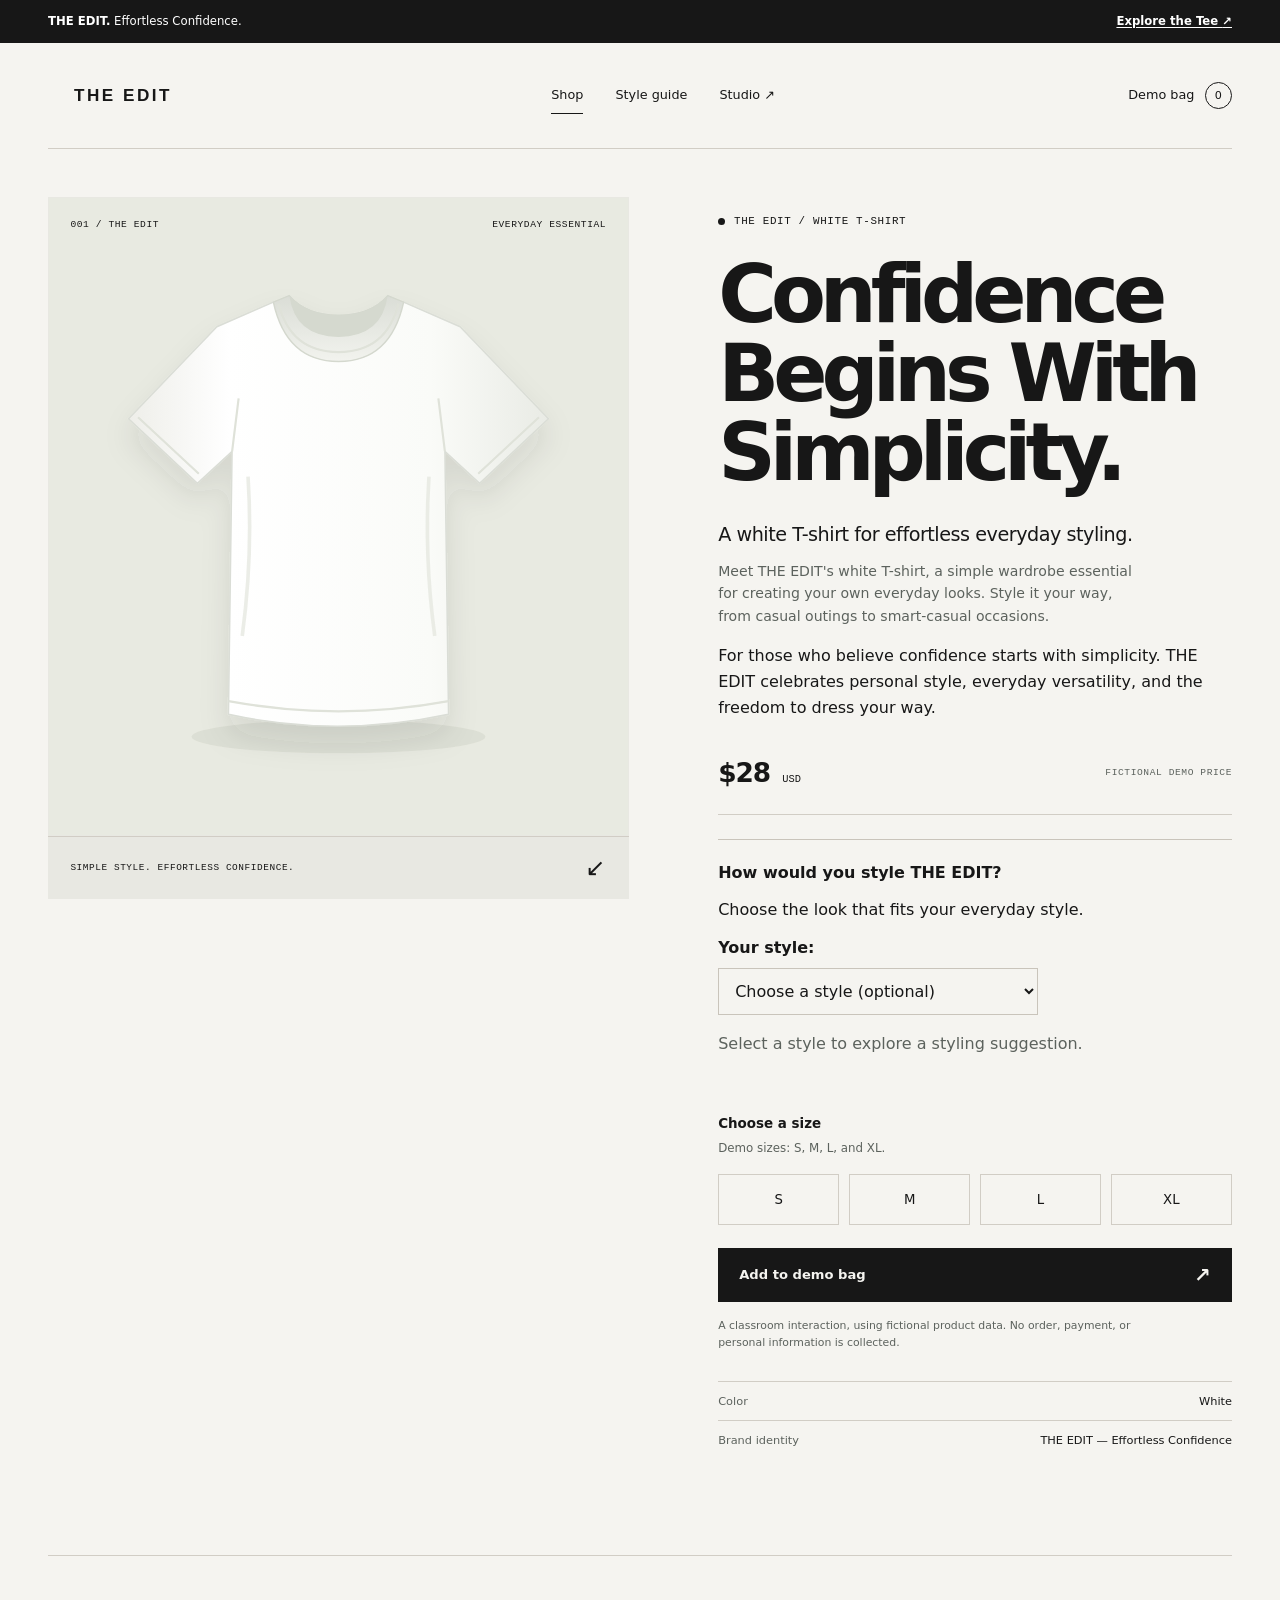
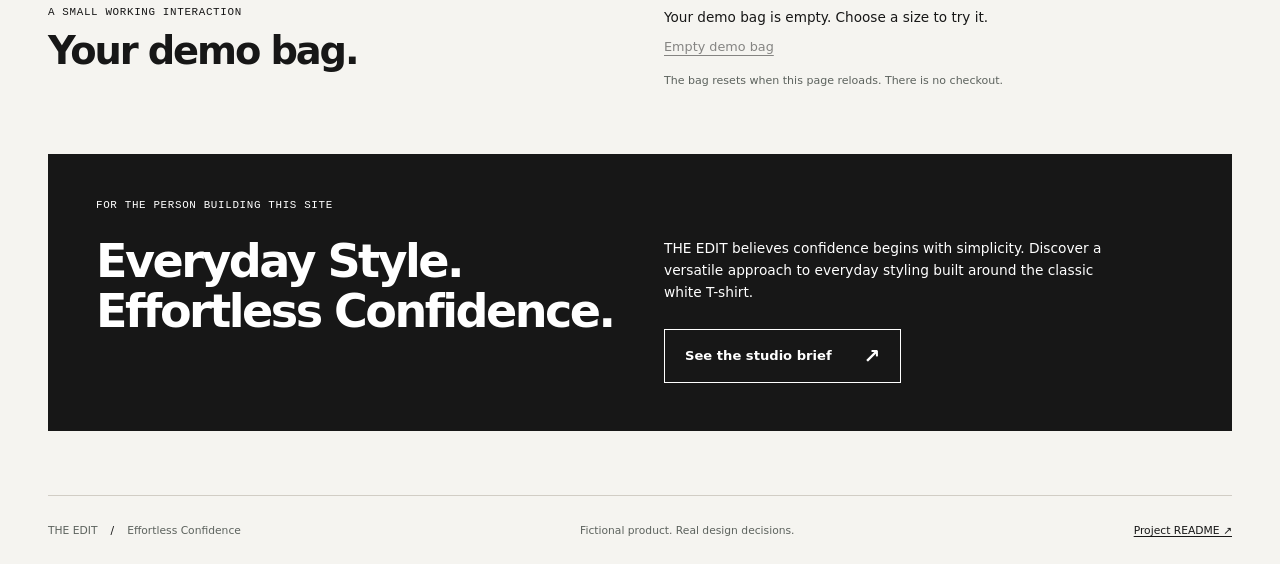
<file: public/index.html>
<!doctype html>
<html lang="en">
  <head>
    <meta charset="utf-8" />
    <meta name="viewport" content="width=device-width, initial-scale=1" />
    <meta
      name="description"
      content="Discover THE EDIT, a minimalist white T-shirt storefront focused on effortless confidence and everyday styling."
    />
    <title>THE EDIT | Effortless Confidence</title>
    <link rel="icon" href="data:," />
    <link rel="stylesheet" href="styles.css" />
    <script src="shop.js" defer></script>
  </head>
  <body>
    <a class="skip-link" href="#main">Skip to content</a>
    <aside class="starter-notice" aria-label="Brand message">
      <span> <strong>THE EDIT.</strong> Effortless Confidence. </span>
      <a href="#product-title"
        >Explore the Tee <span aria-hidden="true">↗</span></a
      >
    </aside>
    <header class="site-header wrap">
      <a
        class="brand-link"
        href="index.html"
        aria-label="THE EDIT storefront home"
        ><img
          class="wordmark"
          src="the-edit-logo.svg"
          alt="THE EDIT logo"
          width="175"
          height="26"
      /></a>
      <nav class="main-nav" aria-label="Main navigation">
        <a class="nav-link" href="index.html" aria-current="page">Shop</a>
        <a class="nav-link" href="styleguide.html">Style guide</a>
        <a class="nav-link" href="studio.html"
          >Studio <span aria-hidden="true">↗</span></a
        >
      </nav>
      <a class="bag-link" href="#demo-bag" aria-label="View demo bag"
        >Demo bag <span id="bag-count" class="bag-count">0</span></a
      >
    </header>

    <main id="main">
      <section class="product-section wrap" aria-labelledby="product-title">
        <div class="product-visual">
          <div class="visual-label">
            <span>001 / THE EDIT</span><span>EVERYDAY ESSENTIAL</span>
          </div>
          <img
            class="shirt-image"
            src="assets/white-shirt.svg"
            alt="Plain white, unbranded short-sleeved T-shirt"
            width="800"
            height="880"
            fetchpriority="high"
          />
          <div class="image-caption">
            <span>Simple style. Effortless confidence.</span
            ><span aria-hidden="true">↙</span>
          </div>
        </div>
        <div class="product-information">
          <p class="eyebrow">
            <span class="status-dot" aria-hidden="true"></span>
            THE EDIT / WHITE T-SHIRT
          </p>

          <h1 id="product-title">Confidence Begins With Simplicity.</h1>
          <p class="product-intro">
            A white T-shirt for effortless everyday styling.
          </p>
          <p class="muted product-description">
            Meet THE EDIT's white T-shirt, a simple wardrobe essential for
            creating your own everyday looks. Style it your way, from casual
            outings to smart-casual occasions.
          </p>

          <p class="brand-unity">
            For those who believe confidence starts with simplicity. THE EDIT
            celebrates personal style, everyday versatility, and the freedom to
            dress your way.
          </p>

          <div class="price-row">
            <p class="price">$28 <span>USD</span></p>
            <span class="micro-label">Fictional demo price</span>
          </div>

          <div class="style-preference">
            <p><strong>How would you style THE EDIT?</strong></p>
            <p>Choose the look that fits your everyday style.</p>

            <label for="style-choice">Your style:</label>
            <select id="style-choice" name="style-choice">
              <option value="">Choose a style (optional)</option>
              <option value="casual">Casual</option>
              <option value="smart-casual">Smart Casual</option>
            </select>

            <p id="style-suggestion" aria-live="polite">
              Select a style to explore a styling suggestion.
            </p>
          </div>

          <script>
            document
              .getElementById("style-choice")
              .addEventListener("change", function () {
                const suggestion = document.getElementById("style-suggestion");

                if (this.value === "casual") {
                  suggestion.textContent =
                    "Casual: Pair your white T-shirt with jeans and sneakers for an easy everyday look.";
                } else if (this.value === "smart-casual") {
                  suggestion.textContent =
                    "Smart Casual: Pair your white T-shirt with tailored trousers and a blazer for a polished look.";
                } else {
                  suggestion.textContent =
                    "Select a style to explore a styling suggestion.";
                }
              });
          </script>

          <form id="product-form" class="product-form" novalidate>
            <fieldset aria-describedby="size-help size-error">
              <legend>Choose a size</legend>
              <p id="size-help" class="field-help">
                Demo sizes: S, M, L, and XL.
              </p>
              <div class="size-options">
                <label class="size-option"
                  ><input type="radio" name="size" value="S" /><span
                    >S</span
                  ></label
                >
                <label class="size-option"
                  ><input type="radio" name="size" value="M" /><span
                    >M</span
                  ></label
                >
                <label class="size-option"
                  ><input type="radio" name="size" value="L" /><span
                    >L</span
                  ></label
                >
                <label class="size-option"
                  ><input type="radio" name="size" value="XL" /><span
                    >XL</span
                  ></label
                >
              </div>
              <p id="size-error" class="field-error" role="alert" hidden>
                Choose a size before adding the shirt to your demo bag.
              </p>
            </fieldset>
            <button class="button button-primary add-button" type="submit">
              Add to demo bag <span aria-hidden="true">↗</span>
            </button>
          </form>
          <p class="demo-disclaimer">
            A classroom interaction, using fictional product data. No order,
            payment, or personal information is collected.
          </p>
          <dl class="product-facts">
            <div>
              <dt>Color</dt>
              <dd>White</dd>
            </div>

            <div>
              <dt>Brand identity</dt>
              <dd>THE EDIT — Effortless Confidence</dd>
            </div>
          </dl>
        </div>
      </section>

      <section
        id="demo-bag"
        class="bag-section wrap"
        aria-labelledby="bag-title"
      >
        <div>
          <p class="eyebrow">A small working interaction</p>
          <h2 id="bag-title">Your demo bag.</h2>
        </div>
        <div class="bag-details">
          <p
            id="bag-status"
            class="bag-message"
            role="status"
            aria-live="polite"
            aria-atomic="true"
          >
            Your demo bag is empty. Choose a size to try it.
          </p>
          <ul id="bag-items" class="bag-items"></ul>
          <button id="clear-bag" class="text-button" type="button" disabled>
            Empty demo bag
          </button>
          <p class="field-help">
            The bag resets when this page reloads. There is no checkout.
          </p>
        </div>
      </section>

      <section class="starter-next wrap" aria-labelledby="next-title">
        <p class="eyebrow">For the person building this site</p>
        <h2 id="next-title">Everyday Style.<br />Effortless Confidence.</h2>
        <div>
          <p>
            THE EDIT believes confidence begins with simplicity. Discover a
            versatile approach to everyday styling built around the classic
            white T-shirt.
          </p>
          <a class="button button-secondary" href="studio.html"
            >See the studio brief <span aria-hidden="true">↗</span></a
          >
        </div>
      </section>
    </main>

    <footer class="site-footer wrap">
      <p>
        THE EDIT <span class="footer-separator"> / </span>
        Effortless Confidence
      </p>
      <p class="footer-tagline">Fictional product. Real design decisions.</p>
      <a href="https://github.com/grrvbwpv6g-create/is117-brand-studio#readme"
        >Project README <span aria-hidden="true">↗</span></a
      >
    </footer>
  </body>
</html>
</file>
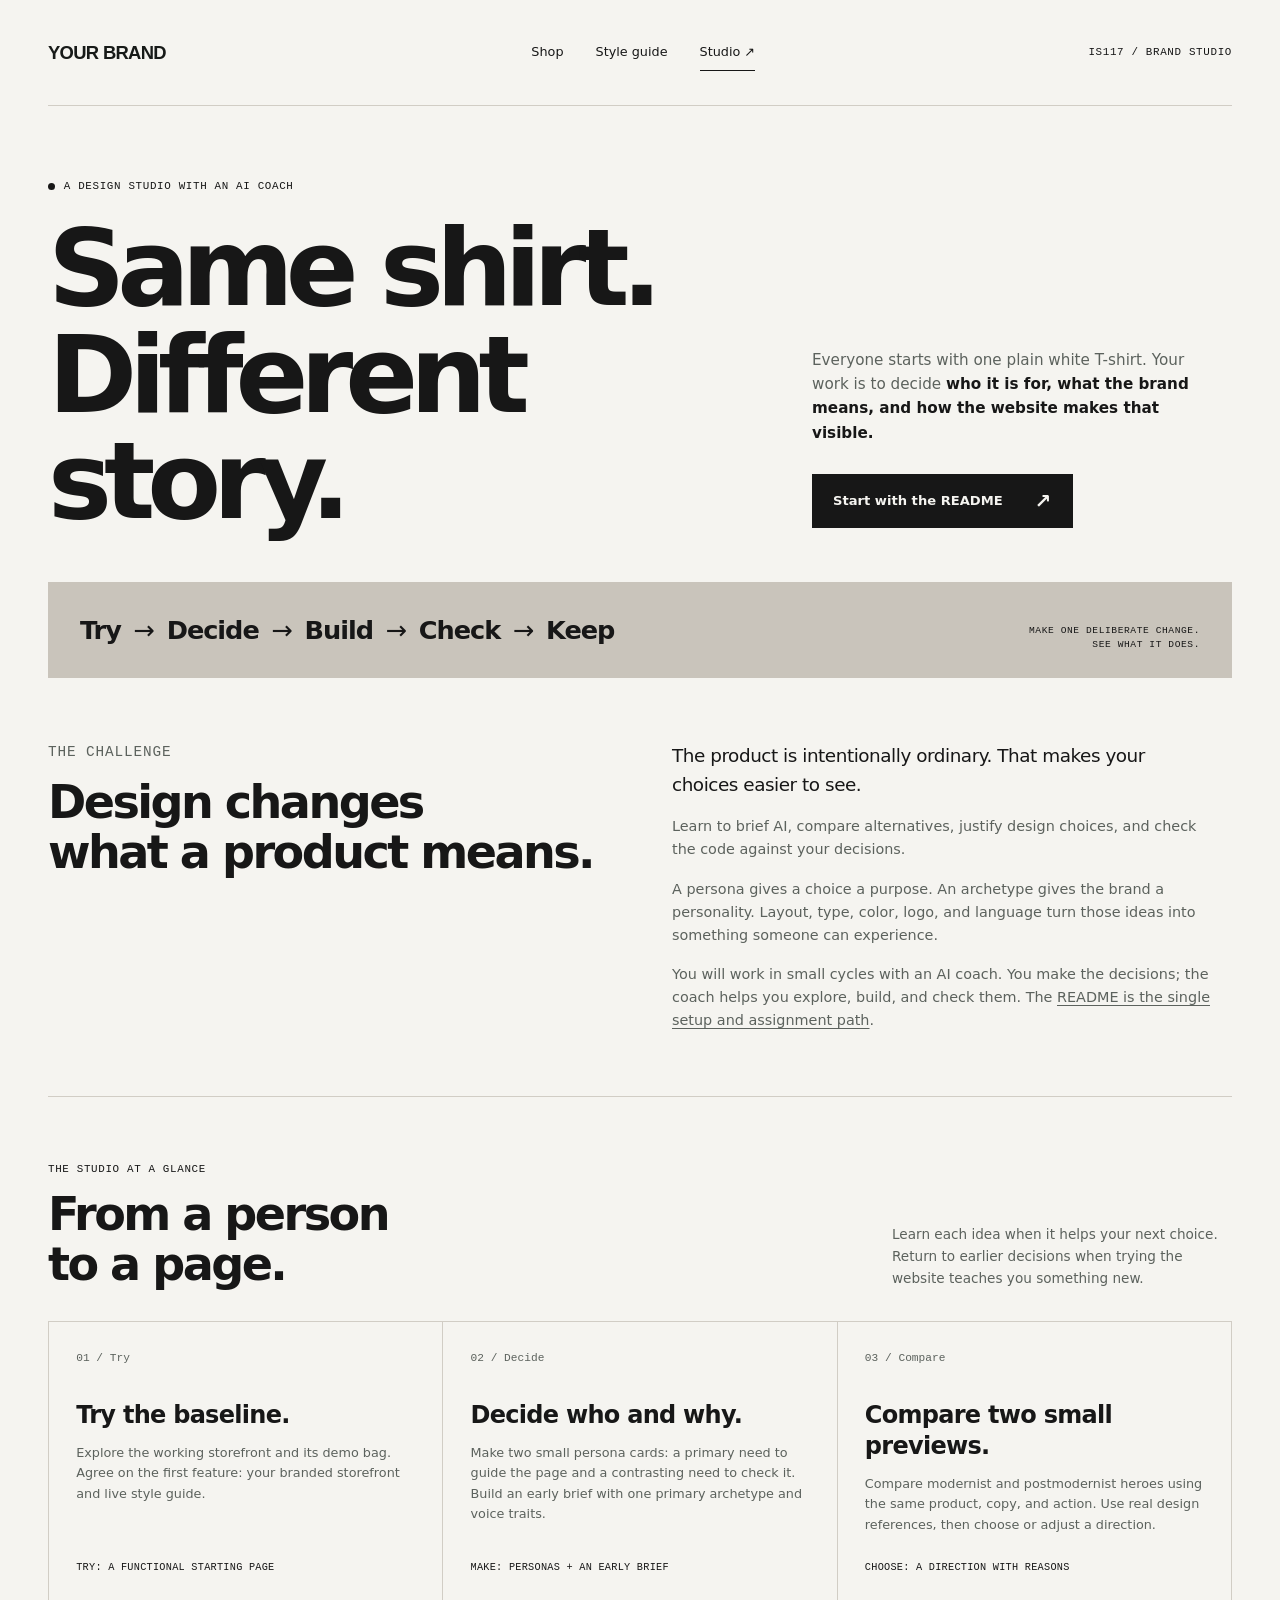
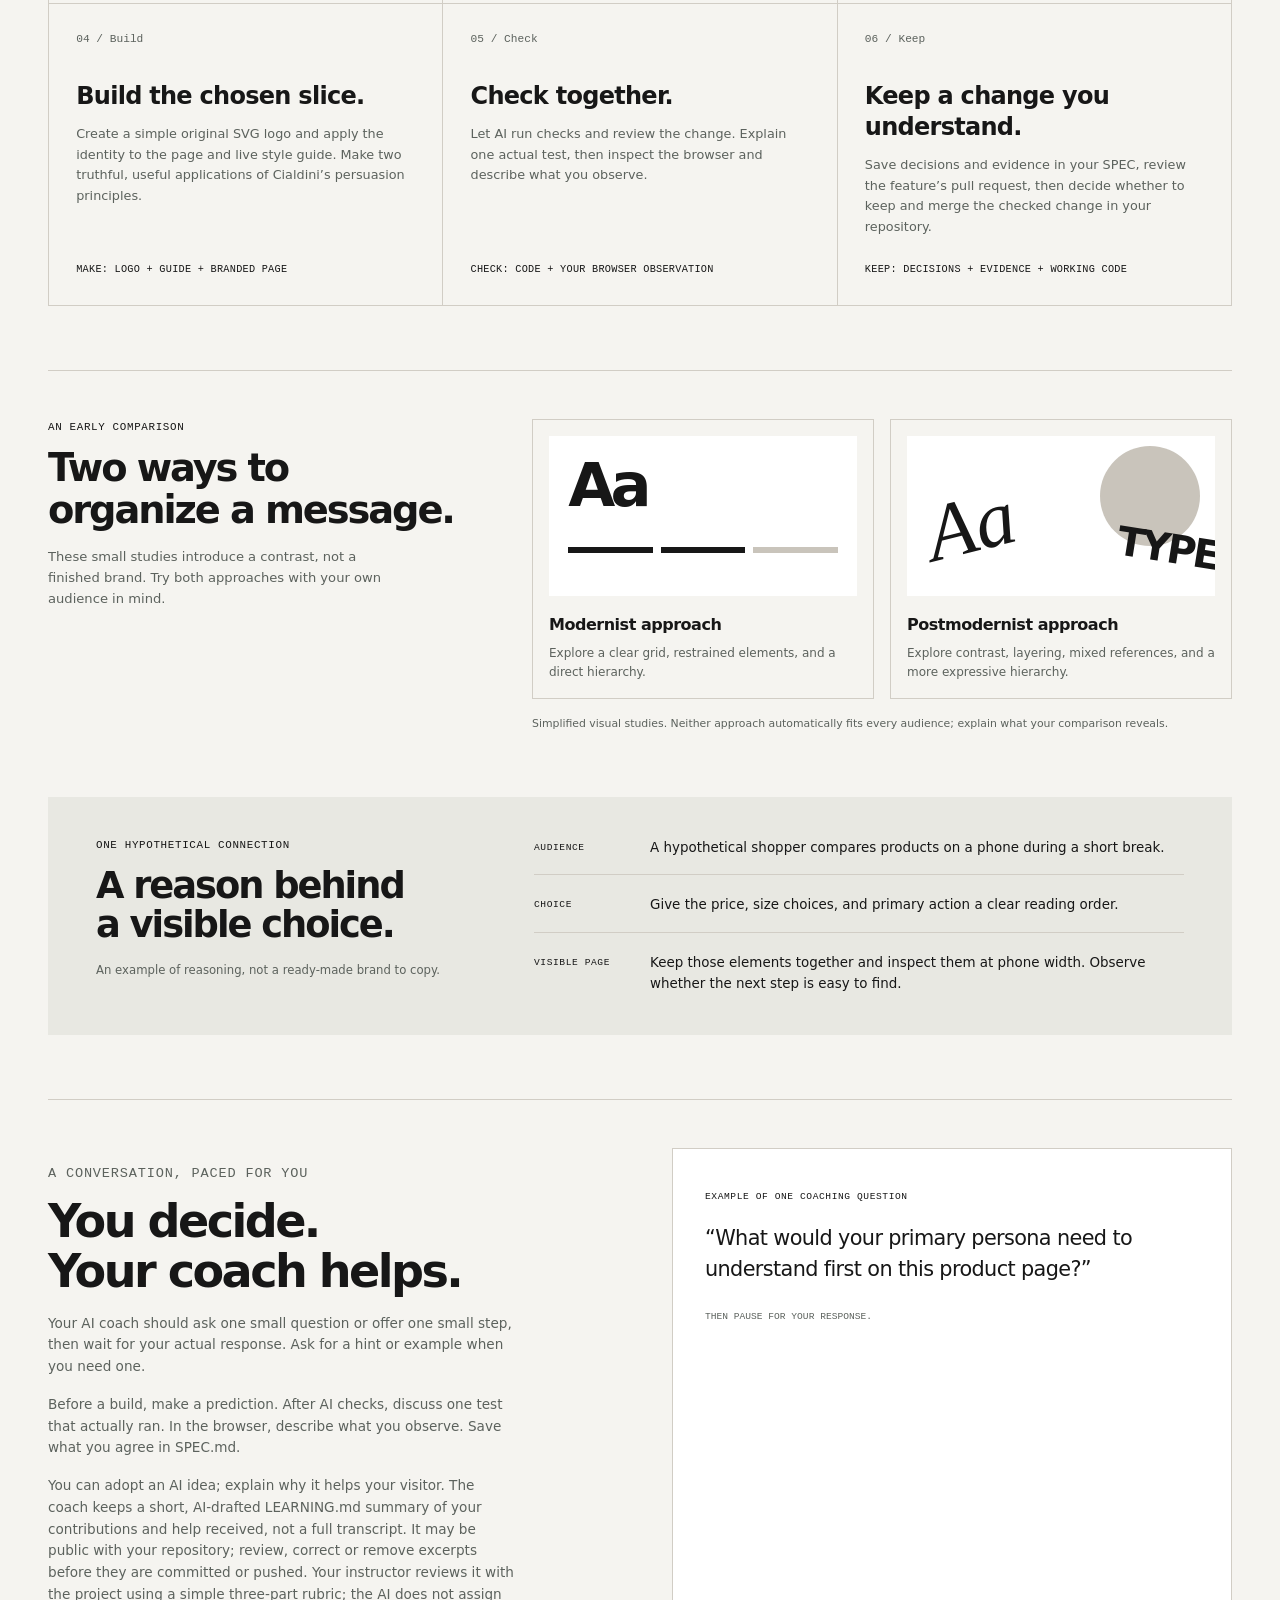
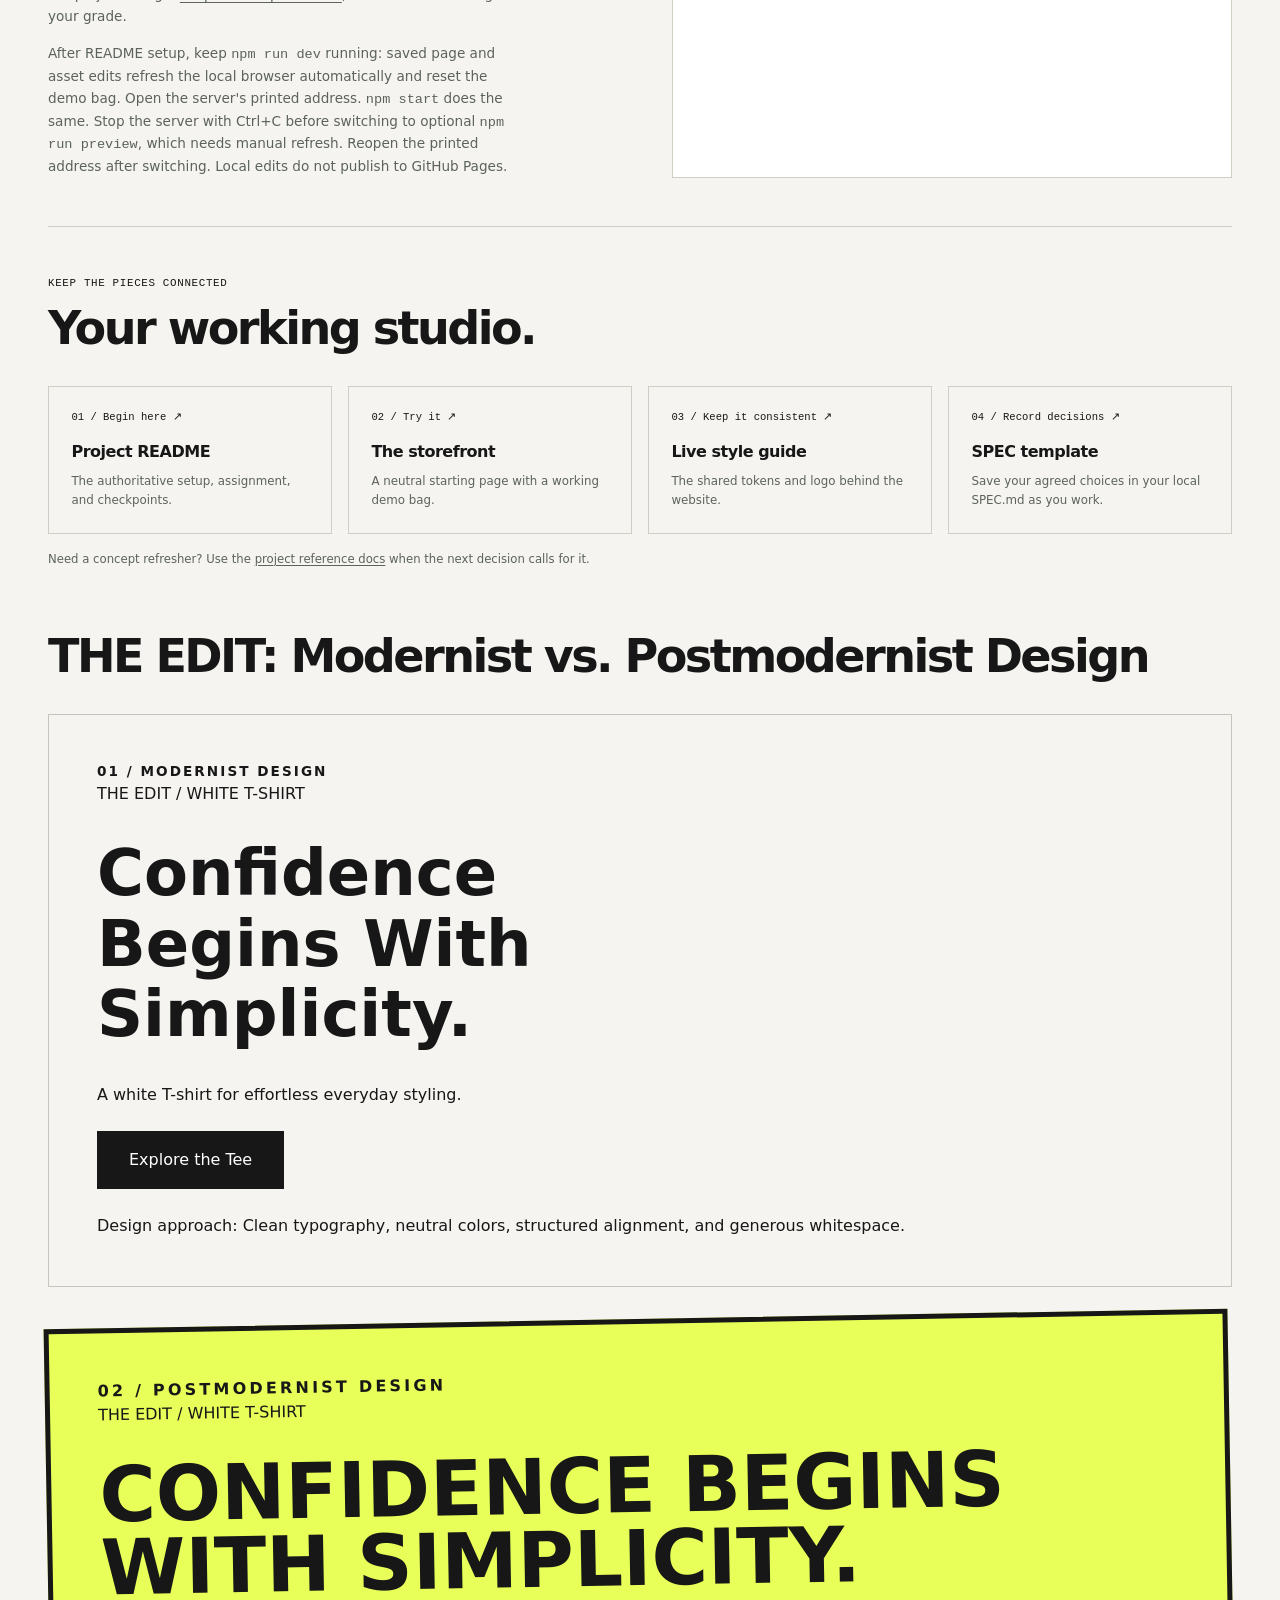
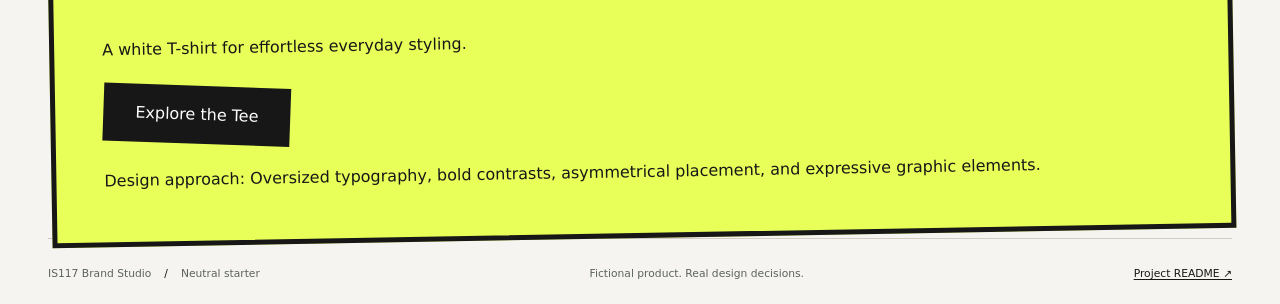
<file: public/studio.html>
<!doctype html>
<html lang="en">
  <head>
    <meta charset="utf-8" />
    <meta name="viewport" content="width=device-width, initial-scale=1" />
    <meta
      name="description"
      content="IS117 Brand Studio: turn one plain white T-shirt into a deliberate brand and website, with an AI coach and decisions you can explain."
    />
    <title>Same shirt. Different story. — IS117 Brand Studio</title>
    <link rel="icon" href="data:," />
    <link rel="stylesheet" href="styles.css" />
    <link rel="stylesheet" href="studio.css" />
  </head>
  <body>
    <a class="skip-link" href="#main">Skip to content</a>
    <header class="site-header wrap">
      <a
        class="brand-link"
        href="index.html"
        aria-label="Your Brand storefront home"
        ><img
          class="wordmark"
          src="assets/wordmark.svg"
          alt="Neutral starter wordmark"
          width="175"
          height="26"
      /></a>
      <nav class="main-nav" aria-label="Main navigation">
        <a class="nav-link" href="index.html">Shop</a
        ><a class="nav-link" href="styleguide.html">Style guide</a
        ><a class="nav-link" href="studio.html" aria-current="page"
          >Studio <span aria-hidden="true">↗</span></a
        >
      </nav>
      <span class="micro-label">IS117 / Brand Studio</span>
    </header>
    <main id="main">
      <section
        class="page-hero studio-hero wrap"
        aria-labelledby="studio-title"
      >
        <p class="eyebrow">
          <span class="status-dot" aria-hidden="true"></span> A design studio
          with an AI coach
        </p>
        <h1 id="studio-title">Same shirt.<br />Different story.</h1>
        <div class="hero-summary">
          <p>
            Everyone starts with one plain white T-shirt. Your work is to decide
            <strong
              >who it is for, what the brand means, and how the website makes
              that visible.</strong
            >
          </p>
          <a
            class="button button-primary"
            href="https://github.com/kaw393939/is117-brand-studio#readme"
            >Start with the README <span aria-hidden="true">↗</span></a
          >
        </div>
      </section>
      <div class="studio-ribbon wrap">
        <p class="cycle">
          Try <span aria-hidden="true">→</span> Decide
          <span aria-hidden="true">→</span> Build
          <span aria-hidden="true">→</span> Check
          <span aria-hidden="true">→</span> Keep
        </p>
        <p class="micro-label">
          Make one deliberate change.<br />See what it does.
        </p>
      </div>

      <section class="studio-intro wrap" aria-labelledby="why-title">
        <div>
          <p class="eyebrow">The challenge</p>
          <h2 id="why-title">Design changes<br />what a product means.</h2>
        </div>
        <div>
          <p class="lead">
            The product is intentionally ordinary. That makes your choices
            easier to see.
          </p>
          <p>
            Learn to brief AI, compare alternatives, justify design choices, and
            check the code against your decisions.
          </p>
          <p>
            A persona gives a choice a purpose. An archetype gives the brand a
            personality. Layout, type, color, logo, and language turn those
            ideas into something someone can experience.
          </p>
          <p>
            You will work in small cycles with an AI coach. You make the
            decisions; the coach helps you explore, build, and check them. The
            <a href="https://github.com/kaw393939/is117-brand-studio#readme"
              >README is the single setup and assignment path</a
            >.
          </p>
        </div>
      </section>

      <section class="path-section wrap" aria-labelledby="path-title">
        <div class="path-intro">
          <div>
            <p class="eyebrow">The studio at a glance</p>
            <h2 id="path-title">From a person<br />to a page.</h2>
          </div>
          <p>
            Learn each idea when it helps your next choice. Return to earlier
            decisions when trying the website teaches you something new.
          </p>
        </div>
        <ol class="studio-path">
          <li>
            <span class="stage-number">01 / Try</span>
            <h3>Try the baseline.</h3>
            <p>
              Explore the working storefront and its demo bag. Agree on the
              first feature: your branded storefront and live style guide.
            </p>
            <p class="stage-output">Try: a functional starting page</p>
          </li>
          <li>
            <span class="stage-number">02 / Decide</span>
            <h3>Decide who and why.</h3>
            <p>
              Make two small persona cards: a primary need to guide the page and
              a contrasting need to check it. Build an early brief with one
              primary archetype and voice traits.
            </p>
            <p class="stage-output">Make: personas + an early brief</p>
          </li>
          <li>
            <span class="stage-number">03 / Compare</span>
            <h3>Compare two small previews.</h3>
            <p>
              Compare modernist and postmodernist heroes using the same product,
              copy, and action. Use real design references, then choose or
              adjust a direction.
            </p>
            <p class="stage-output">Choose: a direction with reasons</p>
          </li>
          <li>
            <span class="stage-number">04 / Build</span>
            <h3>Build the chosen slice.</h3>
            <p>
              Create a simple original SVG logo and apply the identity to the
              page and live style guide. Make two truthful, useful applications
              of Cialdini’s persuasion principles.
            </p>
            <p class="stage-output">Make: logo + guide + branded page</p>
          </li>
          <li>
            <span class="stage-number">05 / Check</span>
            <h3>Check together.</h3>
            <p>
              Let AI run checks and review the change. Explain one actual test,
              then inspect the browser and describe what you observe.
            </p>
            <p class="stage-output">Check: code + your browser observation</p>
          </li>
          <li>
            <span class="stage-number">06 / Keep</span>
            <h3>Keep a change you understand.</h3>
            <p>
              Save decisions and evidence in your SPEC, review the feature’s
              pull request, then decide whether to keep and merge the checked
              change in your repository.
            </p>
            <p class="stage-output">
              Keep: decisions + evidence + working code
            </p>
          </li>
        </ol>
      </section>

      <section
        class="comparison-section wrap"
        aria-labelledby="comparison-title"
      >
        <div>
          <p class="eyebrow">An early comparison</p>
          <h2 id="comparison-title">Two ways to<br />organize a message.</h2>
          <p class="comparison-description">
            These small studies introduce a contrast, not a finished brand. Try
            both approaches with your own audience in mind.
          </p>
        </div>
        <div class="comparison-grid">
          <article class="direction-card">
            <div class="direction-sketch modern-sketch" aria-hidden="true">
              <i></i><i></i><i></i>
            </div>
            <h3>Modernist approach</h3>
            <p>
              Explore a clear grid, restrained elements, and a direct hierarchy.
            </p>
          </article>
          <article class="direction-card">
            <div class="direction-sketch postmodern-sketch" aria-hidden="true">
              <i></i>
            </div>
            <h3>Postmodernist approach</h3>
            <p>
              Explore contrast, layering, mixed references, and a more
              expressive hierarchy.
            </p>
          </article>
          <p class="comparison-caption">
            Simplified visual studies. Neither approach automatically fits every
            audience; explain what your comparison reveals.
          </p>
        </div>
      </section>

      <section class="example-section wrap" aria-labelledby="example-title">
        <div>
          <p class="eyebrow">One hypothetical connection</p>
          <h2 id="example-title">A reason behind<br />a visible choice.</h2>
          <p class="guide-note">
            An example of reasoning, not a ready-made brand to copy.
          </p>
        </div>
        <div class="example-chain">
          <div class="example-step">
            <span class="micro-label">Audience</span>
            <p>
              A hypothetical shopper compares products on a phone during a short
              break.
            </p>
          </div>
          <div class="example-step">
            <span class="micro-label">Choice</span>
            <p>
              Give the price, size choices, and primary action a clear reading
              order.
            </p>
          </div>
          <div class="example-step">
            <span class="micro-label">Visible page</span>
            <p>
              Keep those elements together and inspect them at phone width.
              Observe whether the next step is easy to find.
            </p>
          </div>
        </div>
      </section>

      <section class="coach-section wrap" aria-labelledby="coach-title">
        <div>
          <p class="eyebrow">A conversation, paced for you</p>
          <h2 id="coach-title">You decide.<br />Your coach helps.</h2>
          <p>
            Your AI coach should ask one small question or offer one small step,
            then wait for your actual response. Ask for a hint or example when
            you need one.
          </p>
          <p>
            Before a build, make a prediction. After AI checks, discuss one test
            that actually ran. In the browser, describe what you observe. Save
            what you agree in SPEC.md.
          </p>
          <p>
            You can adopt an AI idea; explain why it helps your visitor. The
            coach keeps a short, AI-drafted LEARNING.md summary of your
            contributions and help received, not a full transcript. It may be
            public with your repository; review, correct or remove excerpts
            before they are committed or pushed. Your instructor reviews it with
            the project using a
            <a
              href="https://github.com/kaw393939/is117-brand-studio/blob/main/docs/assessment.md"
              >simple three-part rubric</a
            >; the AI does not assign your grade.
          </p>
          <p>
            After README setup, keep <code>npm run dev</code> running: saved
            page and asset edits refresh the local browser automatically and
            reset the demo bag. Open the server's printed address.
            <code>npm start</code> does the same. Stop the server with Ctrl+C
            before switching to optional <code>npm run preview</code>, which
            needs manual refresh. Reopen the printed address after switching.
            Local edits do not publish to GitHub Pages.
          </p>
        </div>
        <blockquote class="coach-quote">
          <span class="micro-label">Example of one coaching question</span>
          <p>
            “What would your primary persona need to understand first on this
            product page?”
          </p>
          <footer>Then pause for your response.</footer>
        </blockquote>
      </section>

      <section class="resource-section wrap" aria-labelledby="resources-title">
        <p class="eyebrow">Keep the pieces connected</p>
        <h2 id="resources-title">Your working studio.</h2>
        <div class="resource-grid">
          <a
            class="resource-card"
            href="https://github.com/kaw393939/is117-brand-studio#readme"
            ><span>01 / Begin here ↗</span>
            <h3>Project README</h3>
            <p>The authoritative setup, assignment, and checkpoints.</p></a
          >
          <a class="resource-card" href="index.html"
            ><span>02 / Try it ↗</span>
            <h3>The storefront</h3>
            <p>A neutral starting page with a working demo bag.</p></a
          >
          <a class="resource-card" href="styleguide.html"
            ><span>03 / Keep it consistent ↗</span>
            <h3>Live style guide</h3>
            <p>The shared tokens and logo behind the website.</p></a
          >
          <a
            class="resource-card"
            href="https://github.com/kaw393939/is117-brand-studio/blob/main/SPEC.md"
            ><span>04 / Record decisions ↗</span>
            <h3>SPEC template</h3>
            <p>
              Save your agreed choices in your local SPEC.md as you work.
            </p></a
          >
        </div>
        <p class="guide-note">
          Need a concept refresher? Use the
          <a
            href="https://github.com/kaw393939/is117-brand-studio/tree/main/docs"
            >project reference docs</a
          >
          when the next decision calls for it.
        </p>
      </section>
      <section class="wrap" aria-labelledby="design-comparison-title">
        <h2 id="design-comparison-title">
          THE EDIT: Modernist vs. Postmodernist Design
        </h2>
        <div class="comparison-preview modernist-preview">
          <h3>01 / Modernist Design</h3>
          <p>THE EDIT / WHITE T-SHIRT</p>
          <h4>Confidence Begins With Simplicity.</h4>
          <p>A white T-shirt for effortless everyday styling.</p>
          <a href="index.html">Explore the Tee</a>
          <p>
            Design approach: Clean typography, neutral colors, structured
            alignment, and generous whitespace.
          </p>
        </div>
        <div class="comparison-preview postmodernist-preview">
          <h3>02 / Postmodernist Design</h3>
          <p>THE EDIT / WHITE T-SHIRT</p>
          <h4>Confidence Begins With Simplicity.</h4>
          <p>A white T-shirt for effortless everyday styling.</p>
          <a href="index.html">Explore the Tee</a>
          <p>
            Design approach: Oversized typography, bold contrasts, asymmetrical
            placement, and expressive graphic elements.
          </p>
        </div>
      </section>
    </main>
    <footer class="site-footer wrap">
      <p>
        IS117 Brand Studio <span class="footer-separator"> / </span> Neutral
        starter
      </p>
      <p class="footer-tagline">Fictional product. Real design decisions.</p>
      <a href="https://github.com/kaw393939/is117-brand-studio#readme"
        >Project README <span aria-hidden="true">↗</span></a
      >
    </footer>
  </body>
</html>
</file>
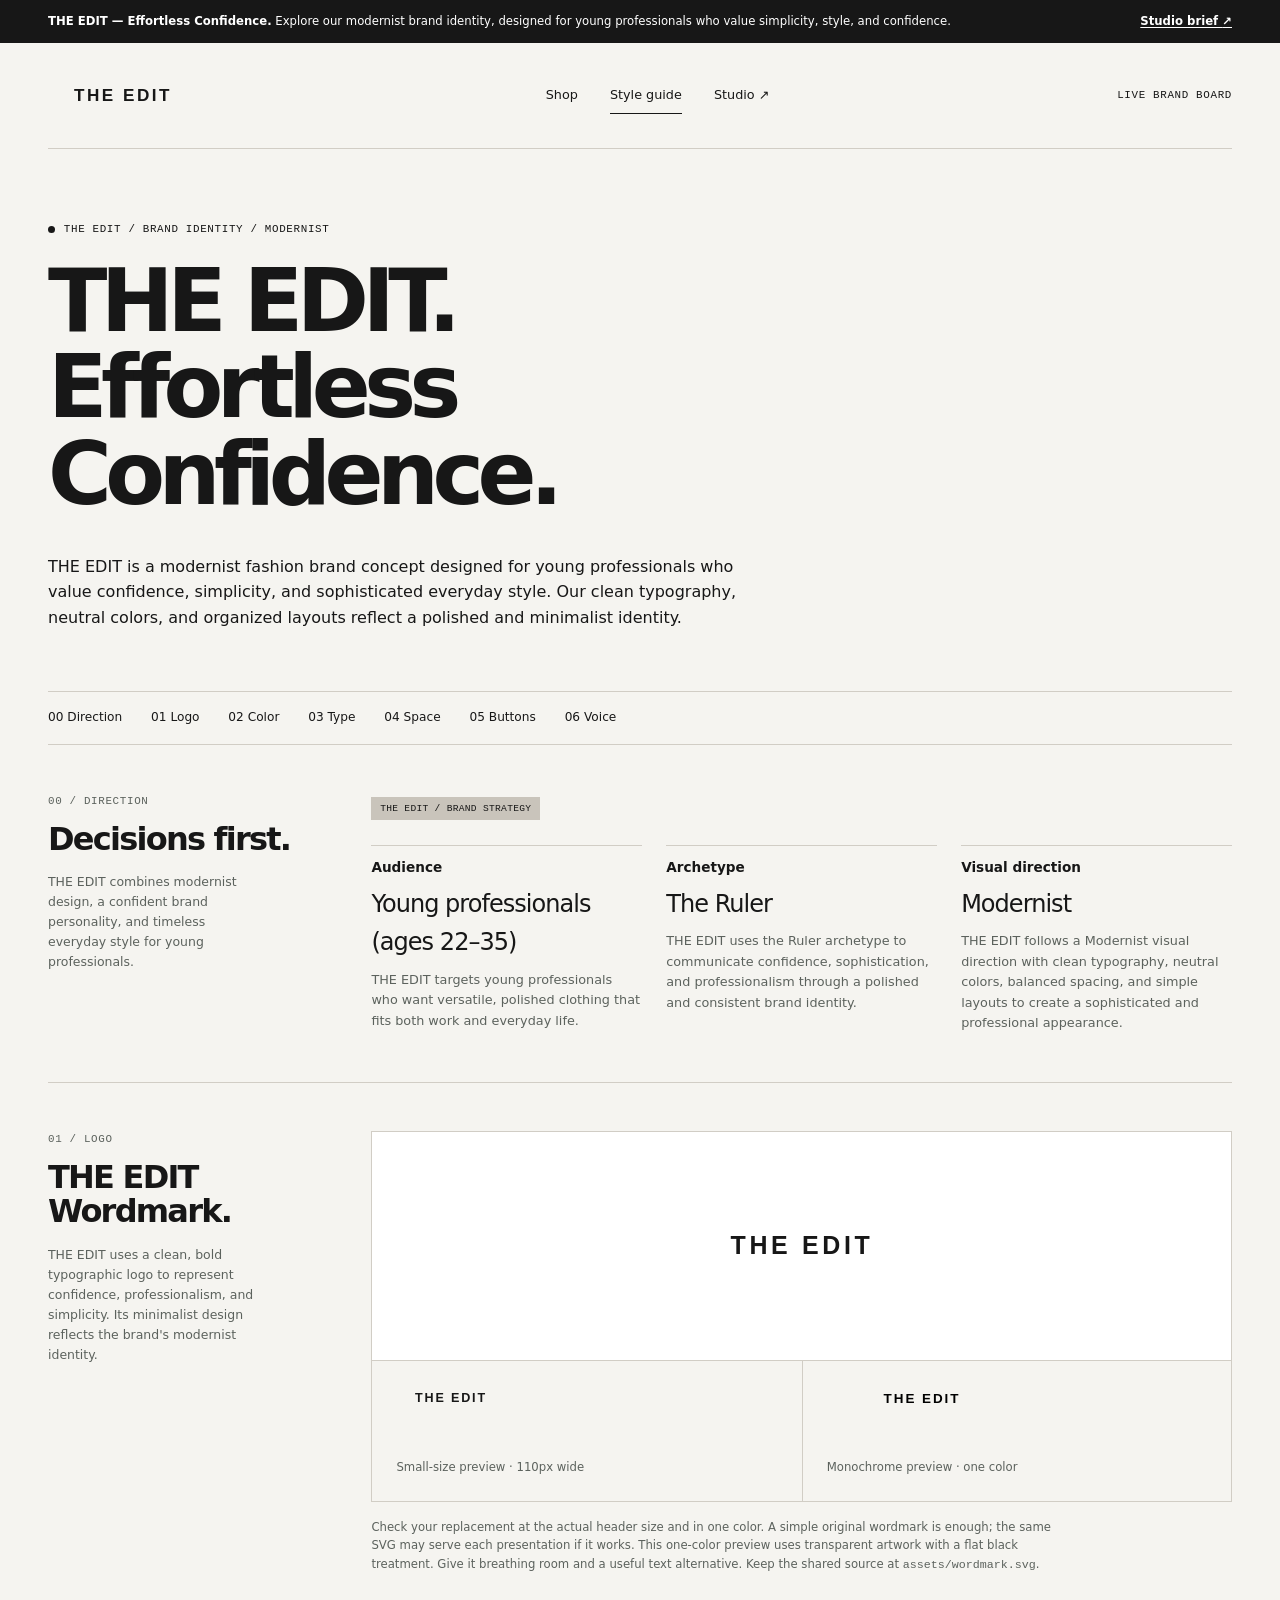
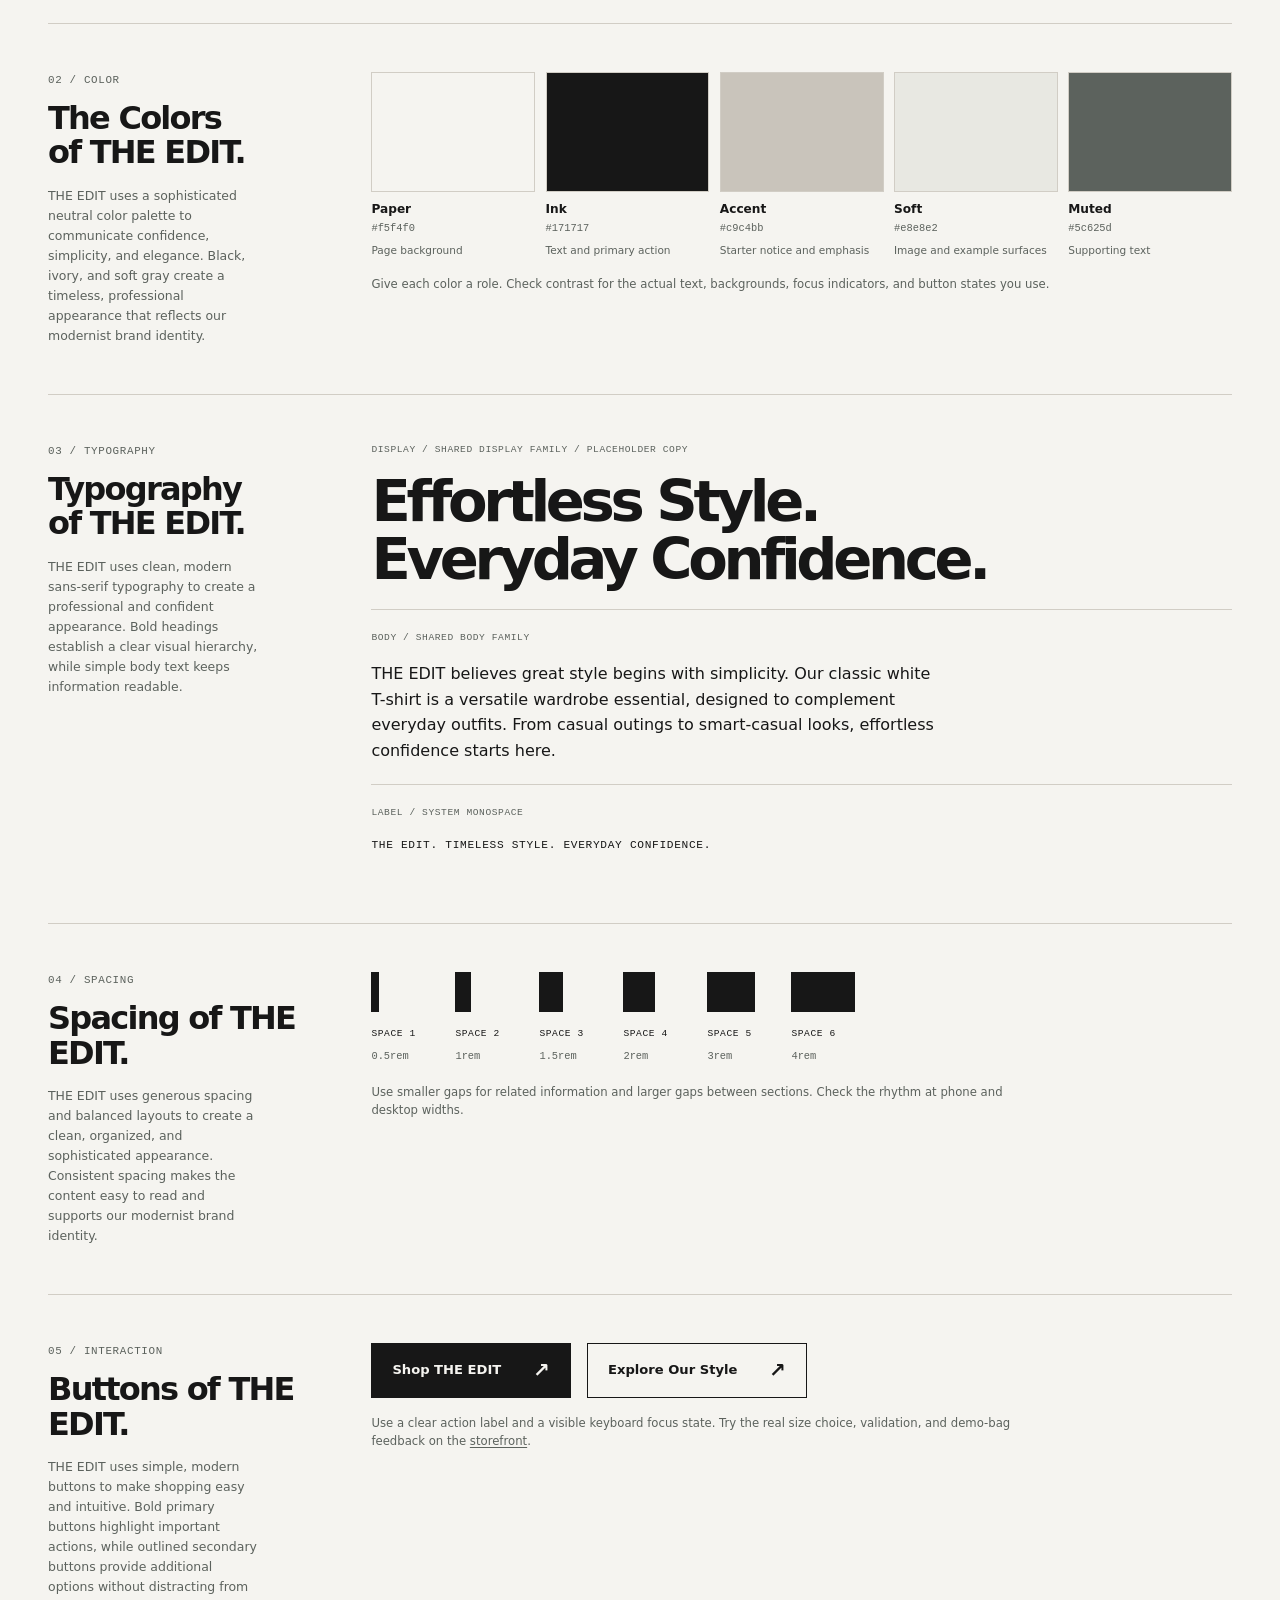
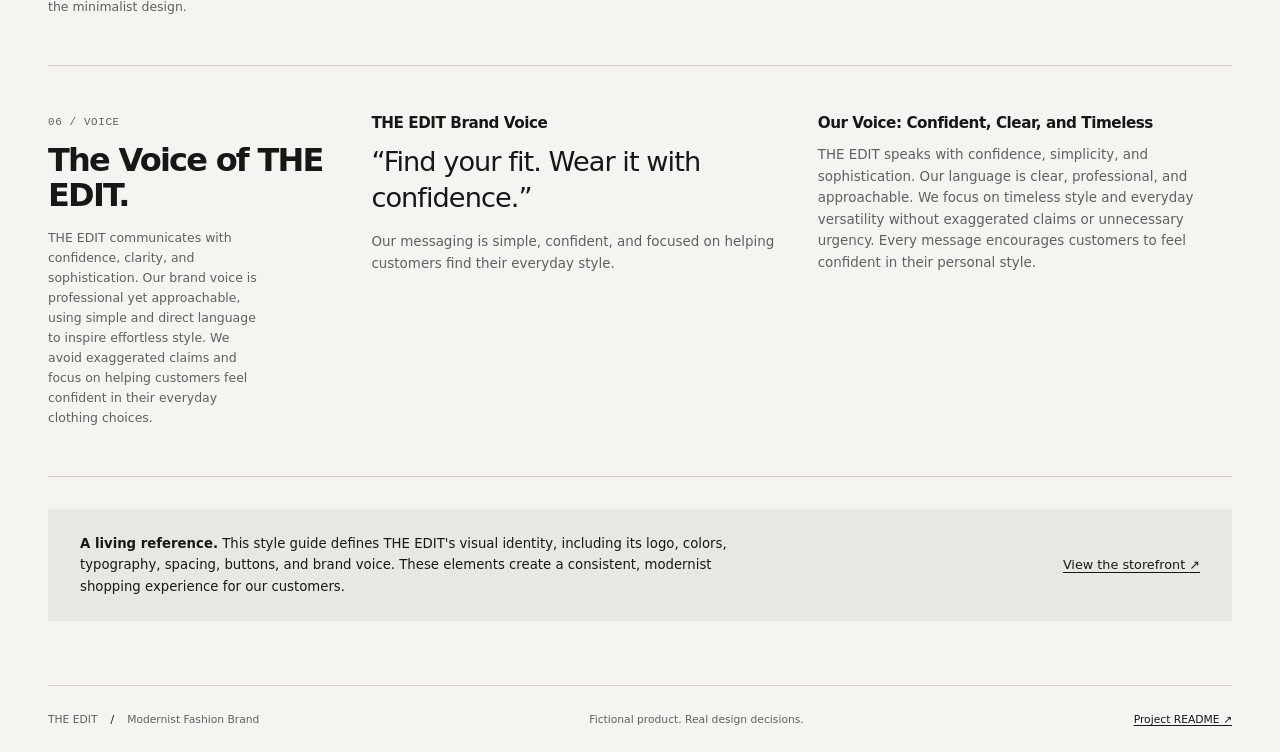
<file: public/styleguide.html>
<!doctype html>
<html lang="en">
  <head>
    <meta charset="utf-8" />
    <meta name="viewport" content="width=device-width, initial-scale=1" />
    <meta
      name="description"
      content="The live, neutral brand board for the IS117 T-shirt storefront. Shared tokens and assets keep design choices connected to the page."
    />
    <title>THE EDIT | Live Style Guide</title>
    <link rel="icon" href="data:," />
    <link rel="stylesheet" href="styles.css" />
    <script src="styleguide.js" defer></script>
  </head>
  <body>
    <a class="skip-link" href="#main">Skip to content</a>
    <aside class="starter-notice" aria-label="Starter information">
      <span
        ><strong>THE EDIT — Effortless Confidence.</strong> Explore our
        modernist brand identity, designed for young professionals who value
        simplicity, style, and confidence.</span
      ><a href="studio.html">Studio brief <span aria-hidden="true">↗</span></a>
    </aside>
    <header class="site-header wrap">
      <a
        class="brand-link"
        href="index.html"
        aria-label="THE EDIT storefront home"
        ><img
          class="wordmark"
          src="the-edit-logo.svg"
          alt="THE EDIT logo"
          width="175"
          height="26"
      /></a>
      <nav class="main-nav" aria-label="Main navigation">
        <a class="nav-link" href="index.html">Shop</a
        ><a class="nav-link" href="styleguide.html" aria-current="page"
          >Style guide</a
        ><a class="nav-link" href="studio.html"
          >Studio <span aria-hidden="true">↗</span></a
        >
      </nav>
      <span class="micro-label">Live brand board</span>
    </header>
    <main id="main">
      <section class="page-hero wrap" aria-labelledby="guide-title">
        <p class="eyebrow">
          <span class="status-dot" aria-hidden="true"></span> THE EDIT / BRAND
          IDENTITY / MODERNIST
        </p>
        <h1 id="guide-title">THE EDIT.<br />Effortless Confidence.</h1>
        <p class="hero-summary"></p>
        <p>
          THE EDIT is a modernist fashion brand concept designed for young
          professionals who value confidence, simplicity, and sophisticated
          everyday style. Our clean typography, neutral colors, and organized
          layouts reflect a polished and minimalist identity.
        </p>
      </section>
      <nav class="page-subnav wrap" aria-label="Style guide sections">
        <a class="section-link" href="#direction">00 Direction</a
        ><a class="section-link" href="#logo">01 Logo</a
        ><a class="section-link" href="#palette">02 Color</a
        ><a class="section-link" href="#type">03 Type</a
        ><a class="section-link" href="#spacing">04 Space</a
        ><a class="section-link" href="#buttons">05 Buttons</a
        ><a class="section-link" href="#voice">06 Voice</a>
      </nav>

      <section
        id="direction"
        class="guide-section wrap"
        aria-labelledby="direction-title"
      >
        <div class="section-heading">
          <span class="section-number">00 / Direction</span>
          <h2 id="direction-title">Decisions first.</h2>
          <p>
            THE EDIT combines modernist design, a confident brand personality,
            and timeless everyday style for young professionals.
          </p>
        </div>
        <div class="guide-content">
          <span class="draft-label">THE EDIT / Brand Strategy</span>
          <div class="decision-grid">
            <div>
              <h3>Audience</h3>
              <p class="undecided">Young professionals (ages 22–35)</p>
              <p>
                THE EDIT targets young professionals who want versatile,
                polished clothing that fits both work and everyday life.
              </p>
            </div>
            <div>
              <h3>Archetype</h3>
              <p class="undecided">The Ruler</p>
              <p>
                THE EDIT uses the Ruler archetype to communicate confidence,
                sophistication, and professionalism through a polished and
                consistent brand identity.
              </p>
            </div>
            <div>
              <h3>Visual direction</h3>
              <p class="undecided">Modernist</p>
              <p>
                THE EDIT follows a Modernist visual direction with clean
                typography, neutral colors, balanced spacing, and simple layouts
                to create a sophisticated and professional appearance.
              </p>
            </div>
          </div>
        </div>
      </section>

      <section
        id="logo"
        class="guide-section wrap"
        aria-labelledby="logo-title"
      >
        <div class="section-heading">
          <span class="section-number">01 / Logo</span>
          <h2 id="logo-title">THE EDIT<br />Wordmark.</h2>
          <p>
            THE EDIT uses a clean, bold typographic logo to represent
            confidence, professionalism, and simplicity. Its minimalist design
            reflects the brand's modernist identity.
          </p>
        </div>
        <div class="guide-content">
          <div class="logo-board">
            <img
              src="the-edit-logo.svg"
              alt="THE EDIT / MODERNIST wordmark"
              width="350"
              height="52"
            />
          </div>
          <div class="logo-variants">
            <div class="logo-variant">
              <img
                class="logo-small"
                src="the-edit-logo.svg"
                alt="THE EDIT logo at a small size"
                width="110"
                height="16"
              />
              <p>Small-size preview · 110px wide</p>
            </div>
            <div class="logo-variant">
              <img
                class="logo-mono"
                src="the-edit-logo.svg"
                alt="THE EDIT logo in monochrome"
                width="190"
                height="28"
              />
              <p>Monochrome preview · one color</p>
            </div>
          </div>
          <p class="guide-note">
            Check your replacement at the actual header size and in one color. A
            simple original wordmark is enough; the same SVG may serve each
            presentation if it works. This one-color preview uses transparent
            artwork with a flat black treatment. Give it breathing room and a
            useful text alternative. Keep the shared source at
            <code>assets/wordmark.svg</code>.
          </p>
        </div>
      </section>

      <section
        id="palette"
        class="guide-section wrap"
        aria-labelledby="palette-title"
      >
        <div class="section-heading">
          <span class="section-number">02 / Color</span>
          <h2 id="palette-title">The Colors<br />of THE EDIT.</h2>
          <p>
            THE EDIT uses a sophisticated neutral color palette to communicate
            confidence, simplicity, and elegance. Black, ivory, and soft gray
            create a timeless, professional appearance that reflects our
            modernist brand identity.
          </p>
        </div>
        <div class="guide-content">
          <div class="palette-grid">
            <article class="palette-card">
              <div
                class="color-swatch"
                style="--swatch-color: var(--color-paper)"
              ></div>
              <h3>Paper</h3>
              <code data-color-token="--color-paper">CSS token</code>
              <p>Page background</p>
            </article>
            <article class="palette-card">
              <div
                class="color-swatch"
                style="--swatch-color: var(--color-ink)"
              ></div>
              <h3>Ink</h3>
              <code data-color-token="--color-ink">CSS token</code>
              <p>Text and primary action</p>
            </article>
            <article class="palette-card">
              <div
                class="color-swatch"
                style="--swatch-color: var(--color-accent)"
              ></div>
              <h3>Accent</h3>
              <code data-color-token="--color-accent">CSS token</code>
              <p>Starter notice and emphasis</p>
            </article>
            <article class="palette-card">
              <div
                class="color-swatch"
                style="--swatch-color: var(--color-soft)"
              ></div>
              <h3>Soft</h3>
              <code data-color-token="--color-soft">CSS token</code>
              <p>Image and example surfaces</p>
            </article>
            <article class="palette-card">
              <div
                class="color-swatch"
                style="--swatch-color: var(--color-muted)"
              ></div>
              <h3>Muted</h3>
              <code data-color-token="--color-muted">CSS token</code>
              <p>Supporting text</p>
            </article>
          </div>
          <p class="guide-note">
            Give each color a role. Check contrast for the actual text,
            backgrounds, focus indicators, and button states you use.
          </p>
        </div>
      </section>

      <section
        id="type"
        class="guide-section wrap"
        aria-labelledby="type-title"
      >
        <div class="section-heading">
          <span class="section-number">03 / Typography</span>
          <h2 id="type-title">Typography<br />of THE EDIT.</h2>
          <p>
            THE EDIT uses clean, modern sans-serif typography to create a
            professional and confident appearance. Bold headings establish a
            clear visual hierarchy, while simple body text keeps information
            readable.
          </p>
        </div>
        <div class="guide-content">
          <div class="type-specimen">
            <span class="type-label"
              >Display / shared display family / placeholder copy</span
            >
            <p class="type-display">
              Effortless Style.<br />
              Everyday Confidence.
            </p>
          </div>
          <div class="type-specimen">
            <span class="type-label">Body / shared body family</span>
            <p class="type-body">
              THE EDIT believes great style begins with simplicity. Our classic
              white T-shirt is a versatile wardrobe essential, designed to
              complement everyday outfits. From casual outings to smart-casual
              looks, effortless confidence starts here.
            </p>
          </div>
          <div class="type-specimen">
            <span class="type-label">Label / system monospace</span>
            <p class="type-mono">
              THE EDIT. TIMELESS STYLE. EVERYDAY CONFIDENCE.
            </p>
          </div>
        </div>
      </section>

      <section
        id="spacing"
        class="guide-section wrap"
        aria-labelledby="spacing-title"
      >
        <div class="section-heading">
          <span class="section-number">04 / Spacing</span>
          <h2 id="spacing-title">Spacing of THE EDIT.</h2>
          <p>
            THE EDIT uses generous spacing and balanced layouts to create a
            clean, organized, and sophisticated appearance. Consistent spacing
            makes the content easy to read and supports our modernist brand
            identity.
          </p>
        </div>
        <div class="guide-content">
          <div class="spacing-grid">
            <div class="spacing-token">
              <div
                class="spacing-bar"
                style="--token-size: var(--space-1)"
              ></div>
              <span class="token-name">Space 1</span
              ><code data-space-token="--space-1">CSS token</code>
            </div>
            <div class="spacing-token">
              <div
                class="spacing-bar"
                style="--token-size: var(--space-2)"
              ></div>
              <span class="token-name">Space 2</span
              ><code data-space-token="--space-2">CSS token</code>
            </div>
            <div class="spacing-token">
              <div
                class="spacing-bar"
                style="--token-size: var(--space-3)"
              ></div>
              <span class="token-name">Space 3</span
              ><code data-space-token="--space-3">CSS token</code>
            </div>
            <div class="spacing-token">
              <div
                class="spacing-bar"
                style="--token-size: var(--space-4)"
              ></div>
              <span class="token-name">Space 4</span
              ><code data-space-token="--space-4">CSS token</code>
            </div>
            <div class="spacing-token">
              <div
                class="spacing-bar"
                style="--token-size: var(--space-5)"
              ></div>
              <span class="token-name">Space 5</span
              ><code data-space-token="--space-5">CSS token</code>
            </div>
            <div class="spacing-token">
              <div
                class="spacing-bar"
                style="--token-size: var(--space-6)"
              ></div>
              <span class="token-name">Space 6</span
              ><code data-space-token="--space-6">CSS token</code>
            </div>
          </div>
          <p class="guide-note">
            Use smaller gaps for related information and larger gaps between
            sections. Check the rhythm at phone and desktop widths.
          </p>
        </div>
      </section>

      <section
        id="buttons"
        class="guide-section wrap"
        aria-labelledby="buttons-title"
      >
        <div class="section-heading">
          <span class="section-number">05 / Interaction</span>
          <h2 id="interaction-title">Buttons of THE EDIT.</h2>
          <p>
            THE EDIT uses simple, modern buttons to make shopping easy and
            intuitive. Bold primary buttons highlight important actions, while
            outlined secondary buttons provide additional options without
            distracting from the minimalist design.
          </p>
        </div>
        <div class="guide-content">
          <div class="button-samples">
            <span class="button button-primary">
              Shop THE EDIT<span aria-hidden="true">↗</span></span
            ><span class="button button-secondary"
              >Explore Our Style <span aria-hidden="true">↗</span></span
            >
          </div>
          <p class="guide-note">
            Use a clear action label and a visible keyboard focus state. Try the
            real size choice, validation, and demo-bag feedback on the
            <a href="index.html">storefront</a>.
          </p>
        </div>
      </section>

      <section
        id="voice"
        class="guide-section wrap"
        aria-labelledby="voice-title"
      >
        <div class="section-heading">
          <span class="section-number">06 / Voice</span>
          <h2 id="voice-title">The Voice of THE EDIT.</h2>
          <p>
            THE EDIT communicates with confidence, clarity, and sophistication.
            Our brand voice is professional yet approachable, using simple and
            direct language to inspire effortless style. We avoid exaggerated
            claims and focus on helping customers feel confident in their
            everyday clothing choices.
          </p>
        </div>
        <div class="guide-content">
          <div class="voice-grid">
            <div>
              <h3>THE EDIT Brand Voice</h3>
              <p class="voice-example">
                “Find your fit. Wear it with confidence.”
              </p>
              <p>
                Our messaging is simple, confident, and focused on helping
                customers find their everyday style.
              </p>
            </div>
            <div>
              <h3>Our Voice: Confident, Clear, and Timeless</h3>
              <p>
                THE EDIT speaks with confidence, simplicity, and sophistication.
                Our language is clear, professional, and approachable. We focus
                on timeless style and everyday versatility without exaggerated
                claims or unnecessary urgency. Every message encourages
                customers to feel confident in their personal style.
              </p>
            </div>
          </div>
        </div>
      </section>

      <div class="guide-footer-note wrap">
        <p>
          <strong>A living reference.</strong> This style guide defines THE
          EDIT's visual identity, including its logo, colors, typography,
          spacing, buttons, and brand voice. These elements create a consistent,
          modernist shopping experience for our customers.
        </p>
        <a href="index.html"
          >View the storefront <span aria-hidden="true">↗</span></a
        >
      </div>
    </main>
    <footer class="site-footer wrap">
      <p>
        THE EDIT <span class="footer-separator"> / </span> Modernist Fashion
        Brand
      </p>
      <p class="footer-tagline">Fictional product. Real design decisions.</p>
      <a href="https://github.com/kaw393939/is117-brand-studio#readme"
        >Project README <span aria-hidden="true">↗</span></a
      >
    </footer>
  </body>
</html>
</file>
<file: public/styles.css>
/* Shared brand tokens. Change these after you agree on your brand direction.
   Both the storefront and the live style guide use this file. */
:root {
  --color-paper: #f5f4f0;
  --color-ink: #171717;
  --color-muted: #5c625d;
  --color-line: #d1cdc5;
  --color-accent: #c9c4bb;
  --color-soft: #e8e8e2;
  --color-white: #fff;
  --color-danger: #992e28;
  --font-body:
    system-ui, -apple-system, blinkmacsystemfont, "Segoe UI", sans-serif;
  --font-display:
    system-ui, -apple-system, blinkmacsystemfont, "Segoe UI", sans-serif;
  --font-mono: ui-monospace, sfmono-regular, consolas, monospace;
  --space-1: 0.5rem;
  --space-2: 1rem;
  --space-3: 1.5rem;
  --space-4: 2rem;
  --space-5: 3rem;
  --space-6: 4rem;
  --page-width: 1440px;
}

* {
  box-sizing: border-box;
}

html {
  scroll-behavior: smooth;
  scroll-padding-top: 1.5rem;
}

body {
  margin: 0;
  background: var(--color-paper);
  color: var(--color-ink);
  font-family: var(--font-body);
  line-height: 1.6;
  -webkit-font-smoothing: antialiased;
}

img,
svg {
  display: block;
  max-width: 100%;
}

button,
a,
input {
  -webkit-tap-highlight-color: transparent;
}

a {
  color: inherit;
  text-underline-offset: 0.2em;
  text-decoration-thickness: 1px;
}

a:hover {
  text-decoration-thickness: 2px;
}

button,
input {
  font: inherit;
}

button {
  cursor: pointer;
}

button:disabled {
  cursor: default;
}

:focus-visible {
  outline: 3px solid var(--color-ink);
  outline-offset: 5px;
}

[hidden] {
  display: none !important;
}

::selection {
  background: var(--color-accent);
  color: var(--color-ink);
}

h1,
h2,
h3,
p {
  margin: 0;
}

h1,
h2,
h3 {
  font-family: var(--font-display);
  font-weight: 550;
}

h1 {
  font-size: clamp(3.4rem, 6.25vw, 6.6rem);
  line-height: 0.99;
  letter-spacing: -0.075em;
}

h2 {
  font-size: clamp(2rem, 3.6vw, 3.75rem);
  line-height: 1.08;
  letter-spacing: -0.055em;
}

h3 {
  font-size: 1.3rem;
  line-height: 1.3;
  letter-spacing: -0.03em;
}

p + p {
  margin-top: var(--space-2);
}

.wrap {
  width: min(calc(100% - 6rem), var(--page-width));
  margin-inline: auto;
}

.muted {
  color: var(--color-muted);
}

.eyebrow,
.micro-label,
.visual-label,
.image-caption,
.section-number,
.type-label,
.token-name {
  font-family: var(--font-mono);
  font-size: 0.68rem;
  font-weight: 500;
  line-height: 1.5;
  letter-spacing: 0.06em;
  text-transform: uppercase;
}

.eyebrow {
  display: flex;
  align-items: center;
  gap: 0.55rem;
}

.status-dot {
  width: 7px;
  height: 7px;
  display: inline-block;
  background: var(--color-ink);
  border-radius: 50%;
}

.skip-link {
  position: fixed;
  top: 8px;
  left: 8px;
  z-index: 10;
  transform: translateY(-180%);
  padding: 0.75rem 1rem;
  background: var(--color-ink);
  color: var(--color-white);
}

.skip-link:focus {
  transform: translateY(0);
}

.starter-notice {
  display: flex;
  justify-content: space-between;
  align-items: center;
  gap: 1.5rem;
  padding: 0.8rem 3rem;
  background: var(--color-accent);
  font-size: 0.73rem;
  line-height: 1.5;
}

.starter-notice a {
  flex-shrink: 0;
  font-weight: 650;
}

.site-header {
  min-height: 106px;
  display: flex;
  align-items: center;
  gap: 3rem;
  border-bottom: 1px solid var(--color-line);
}

.brand-link {
  display: inline-block;
  flex-shrink: 0;
}

.wordmark {
  width: 150px;
  height: auto;
}

.main-nav {
  display: flex;
  justify-content: center;
  align-items: center;
  gap: 2rem;
  margin-inline: auto;
}

.nav-link,
.bag-link {
  text-decoration: none;
  font-size: 0.8rem;
}

.nav-link {
  padding-block: 0.5rem;
  border-bottom: 1px solid transparent;
}

.nav-link:hover,
.nav-link[aria-current="page"] {
  border-color: currentcolor;
}

.bag-link {
  display: flex;
  align-items: center;
  gap: 0.65rem;
  white-space: nowrap;
}

.bag-count {
  display: grid;
  place-items: center;
  min-width: 1.7rem;
  height: 1.7rem;
  border: 1px solid var(--color-ink);
  border-radius: 50%;
  font-size: 0.7rem;
}

.product-section {
  display: grid;
  grid-template-columns: 1.13fr 1fr;
  gap: clamp(3rem, 7vw, 8rem);
  padding-block: var(--space-5) 5rem;
  align-items: start;
}

.product-visual {
  position: relative;
  min-width: 0;
  background: var(--color-soft);
}

.visual-label {
  position: absolute;
  z-index: 1;
  inset: 1.3rem 1.4rem auto;
  display: flex;
  justify-content: space-between;
  gap: 1rem;
  font-size: 0.6rem;
}

.shirt-image {
  width: 100%;
  height: auto;
  aspect-ratio: 800 / 880;
  object-fit: contain;
}

.image-caption {
  display: flex;
  align-items: center;
  justify-content: space-between;
  gap: 1rem;
  padding: 1.2rem 1.4rem;
  border-top: 1px solid var(--color-line);
  font-size: 0.59rem;
}

.image-caption > :last-child {
  font-family: var(--font-body);
  font-size: 1.5rem;
  line-height: 1;
}

.product-information {
  max-width: 530px;
  min-width: 0;
  padding-block: 1rem;
}

.product-information h1 {
  margin-top: 1.6rem;
}

.product-intro {
  font-size: 1.2rem;
  line-height: 1.5;
  margin-top: 1.8rem;
  letter-spacing: -0.025em;
}

.product-description {
  margin-top: 0.6rem;
  font-size: 0.88rem;
  max-width: 430px;
}

.price-row {
  display: flex;
  align-items: center;
  justify-content: space-between;
  gap: 1rem;
  margin-block: 2rem 1.5rem;
  padding-bottom: 1.2rem;
  border-bottom: 1px solid var(--color-line);
}

.price {
  font-size: 1.65rem;
  letter-spacing: -0.04em;
  font-weight: 600;
}

.price span {
  font-family: var(--font-mono);
  font-size: 0.65rem;
  font-weight: 400;
  letter-spacing: 0;
  margin-left: 0.25rem;
}

.price-row .micro-label {
  color: var(--color-muted);
  font-size: 0.6rem;
}

fieldset {
  padding: 0;
  margin: 0;
  border: 0;
  min-width: 0;
}

legend {
  padding: 0;
  font-size: 0.84rem;
  font-weight: 650;
}

.field-help {
  margin-top: 0.3rem;
  color: var(--color-muted);
  font-size: 0.74rem;
}

.size-options {
  display: grid;
  grid-template-columns: repeat(4, 1fr);
  gap: 0.6rem;
  margin-top: 1rem;
}

.size-option {
  position: relative;
  cursor: pointer;
}

.size-option input {
  position: absolute;
  opacity: 0;
  width: 100%;
  height: 100%;
  margin: 0;
  cursor: pointer;
}

.size-option span {
  display: grid;
  place-items: center;
  min-height: 3.2rem;
  border: 1px solid var(--color-line);
  background: var(--color-paper);
  font-size: 0.83rem;
  transition:
    background 150ms ease,
    border-color 150ms ease;
}

.size-option input:checked + span {
  background: var(--color-ink);
  border-color: var(--color-ink);
  color: var(--color-paper);
}

.size-option input:hover + span {
  border-color: var(--color-ink);
}

.size-option input:focus-visible + span {
  outline: 3px solid var(--color-ink);
  outline-offset: 4px;
}

.size-option input:focus-visible {
  outline: none;
}

.field-error {
  color: var(--color-danger);
  font-size: 0.8rem;
  margin-top: 0.9rem;
  font-weight: 550;
}

.button {
  display: inline-flex;
  align-items: center;
  justify-content: space-between;
  gap: 2rem;
  min-height: 3.4rem;
  border: 1px solid var(--color-ink);
  padding: 0.9rem 1.25rem;
  font-size: 0.82rem;
  font-weight: 550;
  line-height: 1.4;
  text-decoration: none;
  transition:
    background 150ms ease,
    color 150ms ease;
}

.button > span[aria-hidden] {
  font-size: 1.25rem;
  line-height: 1;
}

.button-primary {
  background: var(--color-ink);
  color: var(--color-paper);
}

.button-primary:hover {
  background: var(--color-accent);
  color: var(--color-ink);
}

.button-secondary {
  background: transparent;
  color: var(--color-ink);
}

.button-secondary:hover {
  background: var(--color-soft);
}

.add-button {
  width: 100%;
  margin-top: 1.4rem;
}

.demo-disclaimer {
  font-size: 0.68rem;
  line-height: 1.65;
  color: var(--color-muted);
  margin-top: 0.9rem;
  max-width: 420px;
}

.product-facts {
  margin-bottom: 0;
  margin-top: 1.8rem;
}

.product-facts div {
  display: flex;
  justify-content: space-between;
  gap: 1rem;
  padding-block: 0.62rem;
  border-top: 1px solid var(--color-line);
  font-size: 0.71rem;
}

.product-facts dt {
  color: var(--color-muted);
}

.product-facts dd {
  margin: 0;
  font-weight: 500;
  text-align: right;
}

.bag-section {
  display: grid;
  grid-template-columns: 1fr 1fr;
  gap: 3rem;
  border-top: 1px solid var(--color-line);
  padding-block: 3rem;
}

.bag-section h2 {
  margin-top: 0.6rem;
  font-size: clamp(2rem, 3vw, 3rem);
}

.bag-details {
  padding-top: 0.2rem;
  font-size: 0.85rem;
}

.bag-message {
  max-width: 500px;
}

.bag-items {
  list-style: none;
  margin: 1rem 0;
  padding: 0;
}

.bag-items:empty {
  margin: 0;
}

.bag-items li {
  padding-block: 0.55rem;
  border-bottom: 1px solid var(--color-line);
  font-size: 0.78rem;
}

.text-button {
  padding: 0.5rem 0;
  border: 0;
  background: transparent;
  color: var(--color-ink);
  font-size: 0.8rem;
  text-decoration: underline;
  text-underline-offset: 0.25rem;
}

.text-button:disabled {
  opacity: 0.5;
}

.bag-details .field-help {
  margin-top: 0.4rem;
  font-size: 0.69rem;
}

.starter-next {
  display: grid;
  grid-template-columns: 1fr 1fr;
  gap: 1.5rem 3rem;
  background: var(--color-accent);
  padding: 2.7rem 3rem 3rem;
  margin-block: 1rem 4rem;
}

.starter-next > .eyebrow {
  grid-column: 1 / -1;
}

.starter-next > div {
  max-width: 470px;
  font-size: 0.86rem;
}

.starter-next .button {
  margin-top: 1.6rem;
}

.site-footer {
  display: flex;
  align-items: center;
  justify-content: space-between;
  gap: 2rem;
  border-top: 1px solid var(--color-line);
  padding-block: 1.6rem;
  font-size: 0.67rem;
  color: var(--color-muted);
}

.footer-tagline {
  margin: 0;
}

.footer-separator {
  margin-inline: 0.6rem;
  color: var(--color-ink);
}

.site-footer a {
  color: var(--color-ink);
}

/* Shared editorial pages */
.page-hero {
  padding-block: 4.5rem 3.8rem;
  display: grid;
  grid-template-columns: 1.25fr 0.75fr;
  align-items: end;
  gap: 1.3rem 4rem;
}

.page-hero > .eyebrow {
  grid-column: 1 / -1;
}

.page-hero h1 {
  font-size: clamp(3.5rem, 6.8vw, 7.3rem);
}

.page-hero .hero-summary {
  max-width: 400px;
  font-size: 0.95rem;
  color: var(--color-muted);
  padding-bottom: 0.25rem;
}

.hero-summary strong {
  font-weight: 550;
  color: var(--color-ink);
}

.page-subnav {
  display: flex;
  flex-wrap: wrap;
  gap: 0.6rem 1.8rem;
  padding-block: 1rem;
  border-top: 1px solid var(--color-line);
  border-bottom: 1px solid var(--color-line);
  font-size: 0.76rem;
}

.section-link {
  text-decoration: none;
}

.section-link:hover {
  text-decoration: underline;
}

.guide-section {
  padding-block: 3rem;
  border-bottom: 1px solid var(--color-line);
  display: grid;
  grid-template-columns: 0.32fr 1fr;
  column-gap: 3rem;
}

.section-heading .section-number {
  color: var(--color-muted);
  display: block;
  margin-bottom: 0.8rem;
}

.section-heading h2 {
  font-size: clamp(1.7rem, 2.5vw, 2.65rem);
}

.section-heading p {
  font-size: 0.78rem;
  color: var(--color-muted);
  margin-top: 1rem;
  max-width: 210px;
}

.guide-content {
  min-width: 0;
}

.draft-label {
  display: inline-block;
  padding: 0.3rem 0.55rem;
  background: var(--color-accent);
  color: var(--color-ink);
  font-family: var(--font-mono);
  font-size: 0.6rem;
  line-height: 1.4;
  letter-spacing: 0.03em;
  text-transform: uppercase;
}

.decision-grid {
  display: grid;
  grid-template-columns: repeat(3, 1fr);
  gap: 1.5rem;
  margin-top: 1.6rem;
}

.decision-grid > div {
  border-top: 1px solid var(--color-line);
  padding-top: 0.8rem;
}

.decision-grid h3 {
  font-size: 0.85rem;
  font-weight: 650;
  letter-spacing: 0;
}

.decision-grid p {
  font-size: 0.8rem;
  color: var(--color-muted);
  margin-top: 0.5rem;
}

.decision-grid .undecided {
  font-size: 1.5rem;
  font-weight: 450;
  color: var(--color-ink);
  letter-spacing: -0.04em;
}

.logo-board {
  min-height: 230px;
  display: grid;
  place-items: center;
  padding: 3rem;
  background: var(--color-white);
  border: 1px solid var(--color-line);
}

.logo-board img {
  width: min(100%, 380px);
}

.logo-variants {
  display: grid;
  grid-template-columns: 1fr 1fr;
  border: 1px solid var(--color-line);
  border-top: 0;
}

.logo-variant {
  min-height: 140px;
  padding: 1.5rem;
  display: flex;
  flex-direction: column;
  justify-content: space-between;
  gap: 1.5rem;
}

.logo-variant + .logo-variant {
  border-left: 1px solid var(--color-line);
}

.logo-small {
  width: 110px;
  height: auto;
}

.logo-mono {
  width: 190px;
  filter: brightness(0);
}

.logo-variant p,
.guide-note {
  font-size: 0.73rem;
  color: var(--color-muted);
}

.guide-note {
  margin-top: 1rem;
  max-width: 680px;
}

.palette-grid {
  display: grid;
  grid-template-columns: repeat(5, 1fr);
  gap: 0.65rem;
}

.color-swatch {
  height: 120px;
  border: 1px solid var(--color-line);
  background: var(--swatch-color);
}

.palette-card h3 {
  font-size: 0.76rem;
  letter-spacing: 0;
  font-weight: 650;
  margin-top: 0.65rem;
}

.palette-card code {
  font-family: var(--font-mono);
  font-size: 0.65rem;
  color: var(--color-muted);
  display: block;
  margin-top: 0.15rem;
}

.palette-card p {
  font-size: 0.66rem;
  color: var(--color-muted);
  margin-top: 0.4rem;
  line-height: 1.5;
}

.type-specimen {
  border-top: 1px solid var(--color-line);
  padding-block: 1.3rem;
}

.type-specimen:first-child {
  border-top: 0;
  padding-top: 0;
}

.type-label {
  display: block;
  margin-bottom: 1rem;
  color: var(--color-muted);
  font-size: 0.6rem;
}

.type-display {
  font-family: var(--font-display);
  font-size: clamp(2.5rem, 4.5vw, 5rem);
  font-weight: 550;
  letter-spacing: -0.075em;
  line-height: 1;
  max-width: 700px;
}

.type-body {
  font-family: var(--font-body);
  font-size: 1rem;
  max-width: 570px;
}

.type-mono {
  font-family: var(--font-mono);
  text-transform: uppercase;
  font-size: 0.7rem;
  letter-spacing: 0.06em;
}

.spacing-grid {
  display: flex;
  flex-wrap: wrap;
  align-items: start;
  gap: 2rem;
}

.spacing-token {
  min-width: 52px;
}

.spacing-bar {
  width: var(--token-size);
  height: 40px;
  background: var(--color-ink);
  margin-bottom: 0.9rem;
}

.token-name {
  display: block;
  font-size: 0.6rem;
}

.spacing-token code {
  font-family: var(--font-mono);
  color: var(--color-muted);
  font-size: 0.65rem;
}

.button-samples {
  display: flex;
  flex-flow: row wrap;
  align-items: center;
  gap: 1rem;
}

.button-samples .button {
  min-width: 185px;
}

.voice-grid {
  display: grid;
  grid-template-columns: 1fr 1fr;
  gap: 2rem;
}

.voice-grid h3 {
  font-size: 0.95rem;
  font-weight: 600;
  margin-bottom: 0.65rem;
}

.voice-grid p {
  font-size: 0.84rem;
  color: var(--color-muted);
}

.voice-example {
  font-size: 1.7rem !important;
  color: var(--color-ink) !important;
  letter-spacing: -0.035em;
  line-height: 1.3;
}

.guide-footer-note {
  display: flex;
  gap: 2rem;
  align-items: center;
  justify-content: space-between;
  background: var(--color-soft);
  padding: 1.5rem 2rem;
  margin-block: 2rem 4rem;
}

.guide-footer-note p {
  font-size: 0.83rem;
  max-width: 680px;
}

.guide-footer-note a {
  font-size: 0.8rem;
  white-space: nowrap;
}

@media (width >= 1600px) {
  .product-section {
    gap: 8rem;
  }
}

@media (width <= 1100px) {
  .wrap {
    width: calc(100% - 4rem);
  }

  .starter-notice {
    padding-inline: 2rem;
  }

  .site-header {
    gap: 1.7rem;
  }

  .main-nav {
    gap: 1.25rem;
  }

  .product-section {
    gap: 3rem;
    align-items: start;
  }

  .product-information h1 {
    font-size: clamp(3.4rem, 7vw, 5rem);
  }

  .product-information {
    padding-top: 0.5rem;
  }

  .product-intro {
    margin-top: 1.4rem;
  }

  .price-row {
    margin-top: 1.5rem;
  }

  .page-hero {
    column-gap: 2rem;
  }

  .guide-section {
    grid-template-columns: 0.35fr 1fr;
    gap: 2rem;
  }

  .palette-grid {
    grid-template-columns: repeat(3, 1fr);
    row-gap: 1.6rem;
  }
}

@media (width <= 760px) {
  .wrap {
    width: calc(100% - 2.5rem);
  }

  .starter-notice {
    padding: 0.75rem 1.25rem;
    font-size: 0.67rem;
    gap: 1rem;
  }

  .starter-notice > span {
    max-width: 480px;
  }

  .starter-notice a {
    font-size: 0.65rem;
  }

  .site-header {
    min-height: 108px;
    display: grid;
    grid-template-columns: 1fr auto;
    gap: 0.5rem 1rem;
    padding-block: 1.2rem 1rem;
  }

  .wordmark {
    width: 130px;
  }

  .main-nav {
    grid-row: 2;
    grid-column: 1 / -1;
    margin: 0;
    justify-content: flex-start;
    gap: 1.5rem;
  }

  .nav-link,
  .bag-link {
    font-size: 0.73rem;
  }

  .bag-link {
    grid-column: 2;
    grid-row: 1;
  }

  .bag-count {
    min-width: 1.5rem;
    height: 1.5rem;
  }

  .product-section {
    grid-template-columns: minmax(0, 1fr);
    gap: 2rem;
    padding-block: 1.5rem 3rem;
  }

  .product-visual {
    max-width: 600px;
    width: 100%;
    margin-inline: auto;
  }

  .shirt-image {
    max-height: 530px;
  }

  .product-information {
    max-width: none;
    padding: 0;
  }

  .product-information h1 {
    font-size: clamp(3rem, 13vw, 7rem);
    margin-top: 1rem;
  }

  .product-intro {
    font-size: 1.1rem;
    margin-top: 1.4rem;
  }

  .product-description {
    max-width: 580px;
  }

  .product-facts {
    margin-top: 1.5rem;
  }

  .bag-section {
    grid-template-columns: 1fr;
    gap: 1.3rem;
    padding-block: 2rem;
  }

  .bag-section h2 {
    margin-top: 0.6rem;
  }

  .starter-next {
    grid-template-columns: 1fr;
    padding: 1.8rem;
    gap: 1.3rem;
    margin-block: 1rem 3rem;
  }

  .starter-next > div {
    max-width: none;
  }

  .site-footer {
    flex-wrap: wrap;
    gap: 0.7rem 2rem;
    padding-block: 1.5rem;
  }

  .footer-tagline {
    display: none;
  }

  .page-hero {
    padding-block: 2.5rem;
    grid-template-columns: 1fr;
    row-gap: 1.4rem;
  }

  .page-hero h1 {
    font-size: clamp(3.7rem, 11vw, 6rem);
  }

  .page-hero .hero-summary {
    max-width: 570px;
    font-size: 0.9rem;
  }

  .page-subnav {
    gap: 0.6rem 1.2rem;
    font-size: 0.72rem;
  }

  .guide-section {
    grid-template-columns: 1fr;
    gap: 1.8rem;
    padding-block: 2.3rem;
  }

  .section-heading {
    display: grid;
    grid-template-columns: 1fr 1fr;
    column-gap: 2rem;
  }

  .section-heading .section-number {
    grid-column: 1 / -1;
    margin-bottom: 0.5rem;
  }

  .section-heading p {
    max-width: none;
    margin: 0;
    font-size: 0.73rem;
  }

  .decision-grid {
    gap: 1rem;
  }

  .decision-grid .undecided {
    font-size: 1.3rem;
  }

  .decision-grid p {
    font-size: 0.73rem;
  }

  .palette-grid {
    grid-template-columns: repeat(5, 1fr);
  }

  .color-swatch {
    height: 85px;
  }

  .palette-card p {
    font-size: 0.62rem;
  }

  .palette-card code {
    font-size: 0.57rem;
  }

  .guide-footer-note {
    flex-direction: column;
    align-items: start;
    gap: 1rem;
    margin-block: 1.5rem 3rem;
    padding: 1.5rem;
  }
}

@media (width <= 420px) {
  .starter-notice {
    align-items: start;
    flex-direction: column;
    gap: 0.35rem;
  }

  .visual-label {
    inset: 1rem 1rem auto;
    font-size: 0.53rem;
  }

  .image-caption {
    font-size: 0.53rem;
    padding: 1rem;
  }

  .price-row .micro-label {
    font-size: 0.54rem;
  }

  .section-heading {
    grid-template-columns: 1fr;
    gap: 0.6rem;
  }

  .section-heading .section-number {
    margin: 0;
  }

  .decision-grid {
    grid-template-columns: 1fr;
    gap: 1.2rem;
  }

  .decision-grid > div {
    display: grid;
    grid-template-columns: 0.5fr 1fr;
    gap: 0.4rem 1rem;
  }

  .decision-grid p {
    margin-top: 0;
  }

  .decision-grid p:last-child {
    grid-column: 2;
  }

  .palette-grid {
    grid-template-columns: repeat(3, 1fr);
  }

  .color-swatch {
    height: 90px;
  }

  .logo-board {
    min-height: 190px;
    padding: 2rem;
  }

  .logo-variants {
    grid-template-columns: 1fr;
  }

  .logo-variant {
    min-height: 125px;
  }

  .logo-variant + .logo-variant {
    border-left: 0;
    border-top: 1px solid var(--color-line);
  }

  .voice-grid {
    grid-template-columns: 1fr;
    gap: 1.5rem;
  }
}

@media (prefers-reduced-motion: reduce) {
  html {
    scroll-behavior: auto;
  }

  *,
  *::before,
  *::after {
    transition: none !important;
    animation: none !important;
  }
}

/* THE EDIT — Modernist brand banner */
body .starter-notice {
  background-color: #171717;
  color: #fff;
}

body .starter-notice a {
  color: #fff;
}

/* THE EDIT — Modernist brand story section */
body .starter-next {
  background-color: #171717;
  color: #fff;
}

.starter-next .eyebrow,
.starter-next p,
.starter-next h2 {
  color: #fff;
}

.starter-next .button-secondary {
  background-color: transparent;
  color: #fff;
  border: 1px solid #fff;
}

.starter-next .button-secondary:hover {
  background-color: #fff;
  color: #171717;
}

/* THE EDIT — Styling preference */
.style-preference {
  margin: 1.5rem 0;
  padding: 1.25rem 0;
  border-top: 1px solid #c9c4bb;
}

.style-preference p {
  margin: 0 0 0.75rem;
}

.style-preference label {
  display: block;
  margin-bottom: 0.5rem;
  font-weight: 600;
}

.style-preference select {
  display: block;
  width: 100%;
  max-width: 320px;
  padding: 0.75rem;
  margin-bottom: 1rem;
  border: 1px solid #c9c4bb;
  background: #f5f4f0;
  color: #171717;
  font: inherit;
}

#style-suggestion {
  color: #5c625d;
  line-height: 1.6;
}
</file>
<file: public/studio.css>
/* Assignment overview: the README remains the setup authority. */
.studio-hero {
  padding-bottom: 3rem;
}

.studio-hero h1 {
  font-size: clamp(4rem, 8.4vw, 9rem);
}

.studio-hero .hero-summary {
  padding-bottom: 0.4rem;
}

.studio-hero .button {
  margin-top: 1.8rem;
}

.studio-ribbon {
  display: grid;
  grid-template-columns: 1fr auto;
  align-items: center;
  gap: 1.5rem;
  background: var(--color-accent);
  padding: 1.6rem 2rem;
}

.cycle {
  font-size: clamp(1.15rem, 2vw, 1.8rem);
  font-weight: 550;
  letter-spacing: -0.04em;
  line-height: 1.5;
}

.cycle span {
  font-weight: 350;
  margin-inline: 0.3rem;
}

.studio-ribbon .micro-label {
  max-width: 205px;
  text-align: right;
  font-size: 0.6rem;
}

.studio-intro {
  display: grid;
  grid-template-columns: 1fr 1fr;
  gap: 4rem;
  padding-block: 4rem;
  border-bottom: 1px solid var(--color-line);
}

.studio-intro h2 {
  margin-top: 0.9rem;
}

.studio-intro p {
  font-size: 0.9rem;
  color: var(--color-muted);
  max-width: 540px;
}

.studio-intro .lead {
  font-size: 1.15rem;
  color: var(--color-ink);
  line-height: 1.55;
  letter-spacing: -0.025em;
}

.path-section {
  padding-block: 4rem;
}

.path-intro {
  display: flex;
  justify-content: space-between;
  gap: 2rem;
  align-items: end;
  margin-bottom: 2rem;
}

.path-intro h2 {
  margin-top: 0.8rem;
}

.path-intro > p {
  font-size: 0.85rem;
  color: var(--color-muted);
  max-width: 340px;
}

.studio-path {
  margin: 0;
  padding: 0;
  list-style: none;
  display: grid;
  grid-template-columns: repeat(3, 1fr);
  border-top: 1px solid var(--color-line);
  border-left: 1px solid var(--color-line);
}

.studio-path > li {
  min-height: 280px;
  border-right: 1px solid var(--color-line);
  border-bottom: 1px solid var(--color-line);
  padding: 1.7rem;
  display: flex;
  flex-direction: column;
}

.stage-number {
  font-family: var(--font-mono);
  font-size: 0.7rem;
  color: var(--color-muted);
  margin-bottom: 2rem;
}

.studio-path h3 {
  font-size: 1.5rem;
  margin-bottom: 0.75rem;
}

.studio-path p {
  font-size: 0.8rem;
  color: var(--color-muted);
}

.studio-path .stage-output {
  font-size: 0.64rem;
  text-transform: uppercase;
  font-family: var(--font-mono);
  letter-spacing: 0.025em;
  margin-top: auto;
  padding-top: 1.5rem;
  color: var(--color-ink);
}

.comparison-section {
  display: grid;
  grid-template-columns: 0.6fr 1fr;
  gap: 4rem;
  padding-block: 3rem 4rem;
  border-top: 1px solid var(--color-line);
}

.comparison-section h2 {
  font-size: clamp(2rem, 3vw, 3rem);
  margin-top: 0.75rem;
}

.comparison-description {
  color: var(--color-muted);
  font-size: 0.82rem;
  margin-top: 1rem;
  max-width: 350px;
}

.comparison-grid {
  display: grid;
  grid-template-columns: 1fr 1fr;
  gap: 1rem;
}

.direction-card {
  border: 1px solid var(--color-line);
  padding: 1rem;
}

.direction-sketch {
  height: 160px;
  margin-bottom: 1.2rem;
  background: var(--color-white);
  overflow: hidden;
  position: relative;
}

.modern-sketch {
  display: grid;
  grid-template-columns: repeat(3, 1fr);
  gap: 0.5rem;
  padding: 1.2rem;
}

.modern-sketch::before {
  content: "Aa";
  font-size: 3.8rem;
  font-weight: 650;
  line-height: 1;
  letter-spacing: -0.08em;
  grid-column: 1 / -1;
}

.modern-sketch i {
  display: block;
  background: var(--color-ink);
  height: 0.4rem;
}

.postmodern-sketch::before {
  content: "Aa";
  position: absolute;
  font-family: Georgia, serif;
  font-style: italic;
  font-size: 5rem;
  transform: rotate(-14deg);
  inset: 0 0 auto 1rem;
  z-index: 1;
}

.postmodern-sketch::after {
  content: "TYPE";
  position: absolute;
  right: -3px;
  bottom: 16px;
  font-weight: 800;
  font-size: 2.5rem;
  letter-spacing: -0.075em;
  transform: rotate(9deg);
  text-decoration: underline;
  text-decoration-color: var(--color-accent);
  text-decoration-thickness: 16px;
  text-underline-offset: -8px;
}

.postmodern-sketch i {
  position: absolute;
  display: block;
  width: 100px;
  height: 100px;
  right: 15px;
  top: 10px;
  background: var(--color-accent);
  border-radius: 50%;
}

.modern-sketch i:last-child {
  background: var(--color-accent);
}

.direction-card h3 {
  font-size: 1rem;
  margin-bottom: 0.5rem;
}

.direction-card p {
  font-size: 0.75rem;
  color: var(--color-muted);
}

.comparison-caption {
  grid-column: 1 / -1;
  color: var(--color-muted);
  font-size: 0.68rem;
}

.example-section {
  padding: 2.5rem 3rem;
  background: var(--color-soft);
  display: grid;
  grid-template-columns: 0.6fr 1fr;
  gap: 3rem;
  margin-bottom: 4rem;
}

.example-section h2 {
  font-size: 2.3rem;
  margin-top: 0.8rem;
}

.example-chain {
  display: grid;
  grid-template-columns: 1fr;
  gap: 1.2rem;
}

.example-step {
  display: grid;
  grid-template-columns: 100px 1fr;
  gap: 1rem;
  padding-bottom: 1rem;
  border-bottom: 1px solid var(--color-line);
}

.example-step:last-child {
  padding-bottom: 0;
  border-bottom: 0;
}

.example-step .micro-label {
  font-size: 0.6rem;
  padding-top: 0.25rem;
}

.example-step p {
  font-size: 0.84rem;
}

.coach-section {
  display: grid;
  grid-template-columns: 1fr 1fr;
  gap: 4rem;
  border-top: 1px solid var(--color-line);
  padding-block: 3rem;
}

.coach-section h2 {
  margin-top: 0.8rem;
}

.coach-section p {
  font-size: 0.85rem;
  color: var(--color-muted);
  margin-top: 1rem;
  max-width: 470px;
}

.coach-quote {
  background: var(--color-white);
  border: 1px solid var(--color-line);
  margin: 0;
  padding: 2rem;
}

.coach-quote .micro-label {
  font-size: 0.6rem;
}

.coach-quote p {
  color: var(--color-ink);
  font-size: 1.3rem;
  line-height: 1.5;
  letter-spacing: -0.03em;
}

.coach-quote footer {
  font-family: var(--font-mono);
  font-size: 0.6rem;
  text-transform: uppercase;
  color: var(--color-muted);
  margin-top: 1.5rem;
}

.resource-section {
  border-top: 1px solid var(--color-line);
  padding-block: 3rem 4rem;
}

.resource-section h2 {
  margin-top: 0.8rem;
}

.resource-grid {
  display: grid;
  grid-template-columns: repeat(4, 1fr);
  gap: 1rem;
  margin-top: 2rem;
}

.resource-card {
  display: block;
  border: 1px solid var(--color-line);
  padding: 1.4rem;
  text-decoration: none;
}

.resource-card:hover {
  background: var(--color-soft);
}

.resource-card span {
  display: block;
  margin-bottom: 1rem;
  font-size: 0.66rem;
  font-family: var(--font-mono);
}

.resource-card h3 {
  font-size: 1rem;
}

.resource-card p {
  font-size: 0.74rem;
  color: var(--color-muted);
  margin-top: 0.6rem;
}

@media (width <= 1100px) {
  .studio-path > li {
    padding: 1.4rem;
  }

  .comparison-section {
    grid-template-columns: 0.65fr 1fr;
    gap: 2rem;
  }

  .example-section {
    gap: 2rem;
    padding: 2rem;
  }
}

@media (width <= 760px) {
  .studio-hero h1 {
    font-size: clamp(4rem, 13vw, 7rem);
  }

  .studio-hero .button {
    margin-top: 1.3rem;
  }

  .studio-ribbon {
    padding: 1.5rem;
    grid-template-columns: 1fr;
    gap: 0.7rem;
  }

  .studio-ribbon .micro-label {
    text-align: left;
    max-width: none;
  }

  .cycle span {
    margin-inline: 0.1rem;
  }

  .studio-intro {
    grid-template-columns: 1fr;
    gap: 1.7rem;
    padding-block: 2.5rem;
  }

  .studio-intro p {
    max-width: none;
  }

  .path-section {
    padding-block: 2.5rem;
  }

  .path-intro {
    align-items: start;
    flex-direction: column;
    gap: 1.2rem;
  }

  .path-intro > p {
    max-width: 540px;
  }

  .studio-path {
    grid-template-columns: minmax(0, 1fr);
  }

  .studio-path > li {
    min-height: 270px;
  }

  .studio-path h3 {
    font-size: 1.3rem;
  }

  .stage-number {
    margin-bottom: 1.5rem;
  }

  .comparison-section {
    grid-template-columns: 1fr;
    gap: 1.5rem;
    padding-block: 2.5rem;
  }

  .comparison-description {
    max-width: 540px;
  }

  .example-section {
    grid-template-columns: 1fr;
    gap: 2rem;
    padding: 1.6rem;
    margin-bottom: 2.5rem;
  }

  .coach-section {
    grid-template-columns: 1fr;
    gap: 1.7rem;
    padding-block: 2.5rem;
  }

  .coach-section p {
    max-width: none;
  }

  .coach-quote {
    padding: 1.6rem;
  }

  .resource-section {
    padding-block: 2.5rem 3rem;
  }

  .resource-grid {
    grid-template-columns: repeat(2, 1fr);
  }
}

@media (width <= 420px) {
  .studio-path {
    grid-template-columns: 1fr;
  }

  .studio-path > li {
    min-height: 235px;
  }

  .example-step {
    grid-template-columns: 1fr;
    gap: 0.4rem;
  }

  .resource-grid {
    gap: 0.7rem;
  }

  .resource-card {
    padding: 1rem;
  }

  .comparison-grid {
    gap: 0.7rem;
  }

  .direction-card {
    padding: 0.75rem;
  }

  .direction-sketch {
    height: 135px;
  }
}

.button-samples {
  display: flex;
  flex-flow: row wrap;
  align-items: center;
  gap: 1rem;
}

/* THE EDIT — Modernist design preview */
.modernist-preview {
  background-color: #f5f4f0;
  color: #171717;
  padding: 3rem;
  margin-top: 2rem;
  border: 1px solid #c9c4bb;
  text-align: left;
}

.modernist-preview h3 {
  font-size: 0.85rem;
  letter-spacing: 0.15em;
  text-transform: uppercase;
}

.modernist-preview h4 {
  font-size: clamp(2rem, 5vw, 4rem);
  font-weight: 700;
  line-height: 1.1;
  max-width: 650px;
  margin: 2rem 0;
}

.modernist-preview a {
  display: inline-block;
  background-color: #171717;
  color: #fff;
  padding: 1rem 2rem;
  margin: 1.5rem 0;
  text-decoration: none;
}

/* THE EDIT — Postmodernist design preview */
.postmodernist-preview {
  background-color: #e7ff58;
  color: #171717;
  padding: 3rem;
  margin-top: 2rem;
  border: 5px solid #171717;
  transform: rotate(-1deg);
}

.postmodernist-preview h3 {
  font-size: 1rem;
  text-transform: uppercase;
  letter-spacing: 0.2em;
}

.postmodernist-preview h4 {
  font-size: clamp(2.5rem, 6vw, 5rem);
  font-weight: 900;
  line-height: 0.95;
  text-transform: uppercase;
  margin: 2rem 0;
}

.postmodernist-preview a {
  display: inline-block;
  background-color: #171717;
  color: #fff;
  padding: 1rem 2rem;
  margin: 1.5rem 0;
  text-decoration: none;
  transform: rotate(3deg);
}

@media (width <= 760px) {
  .postmodernist-preview {
    overflow-x: clip;
  }
}
</file>
